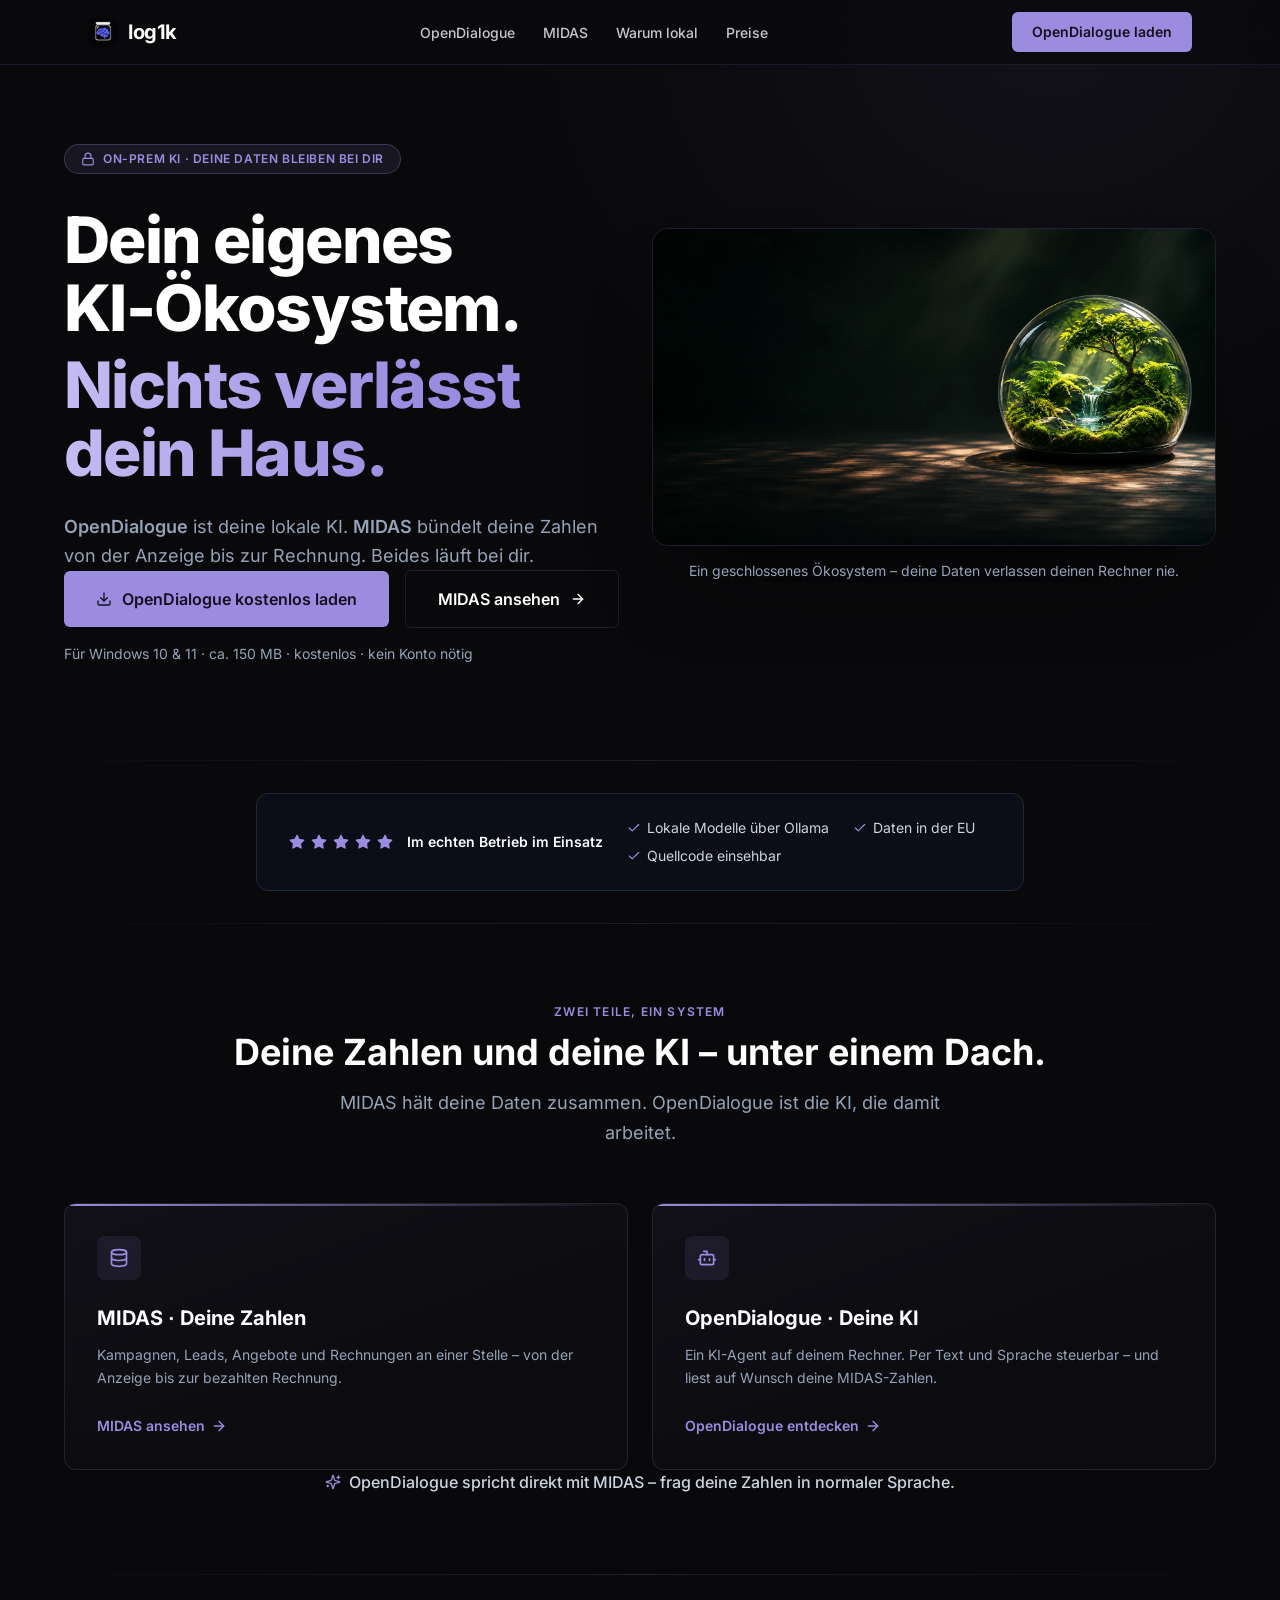
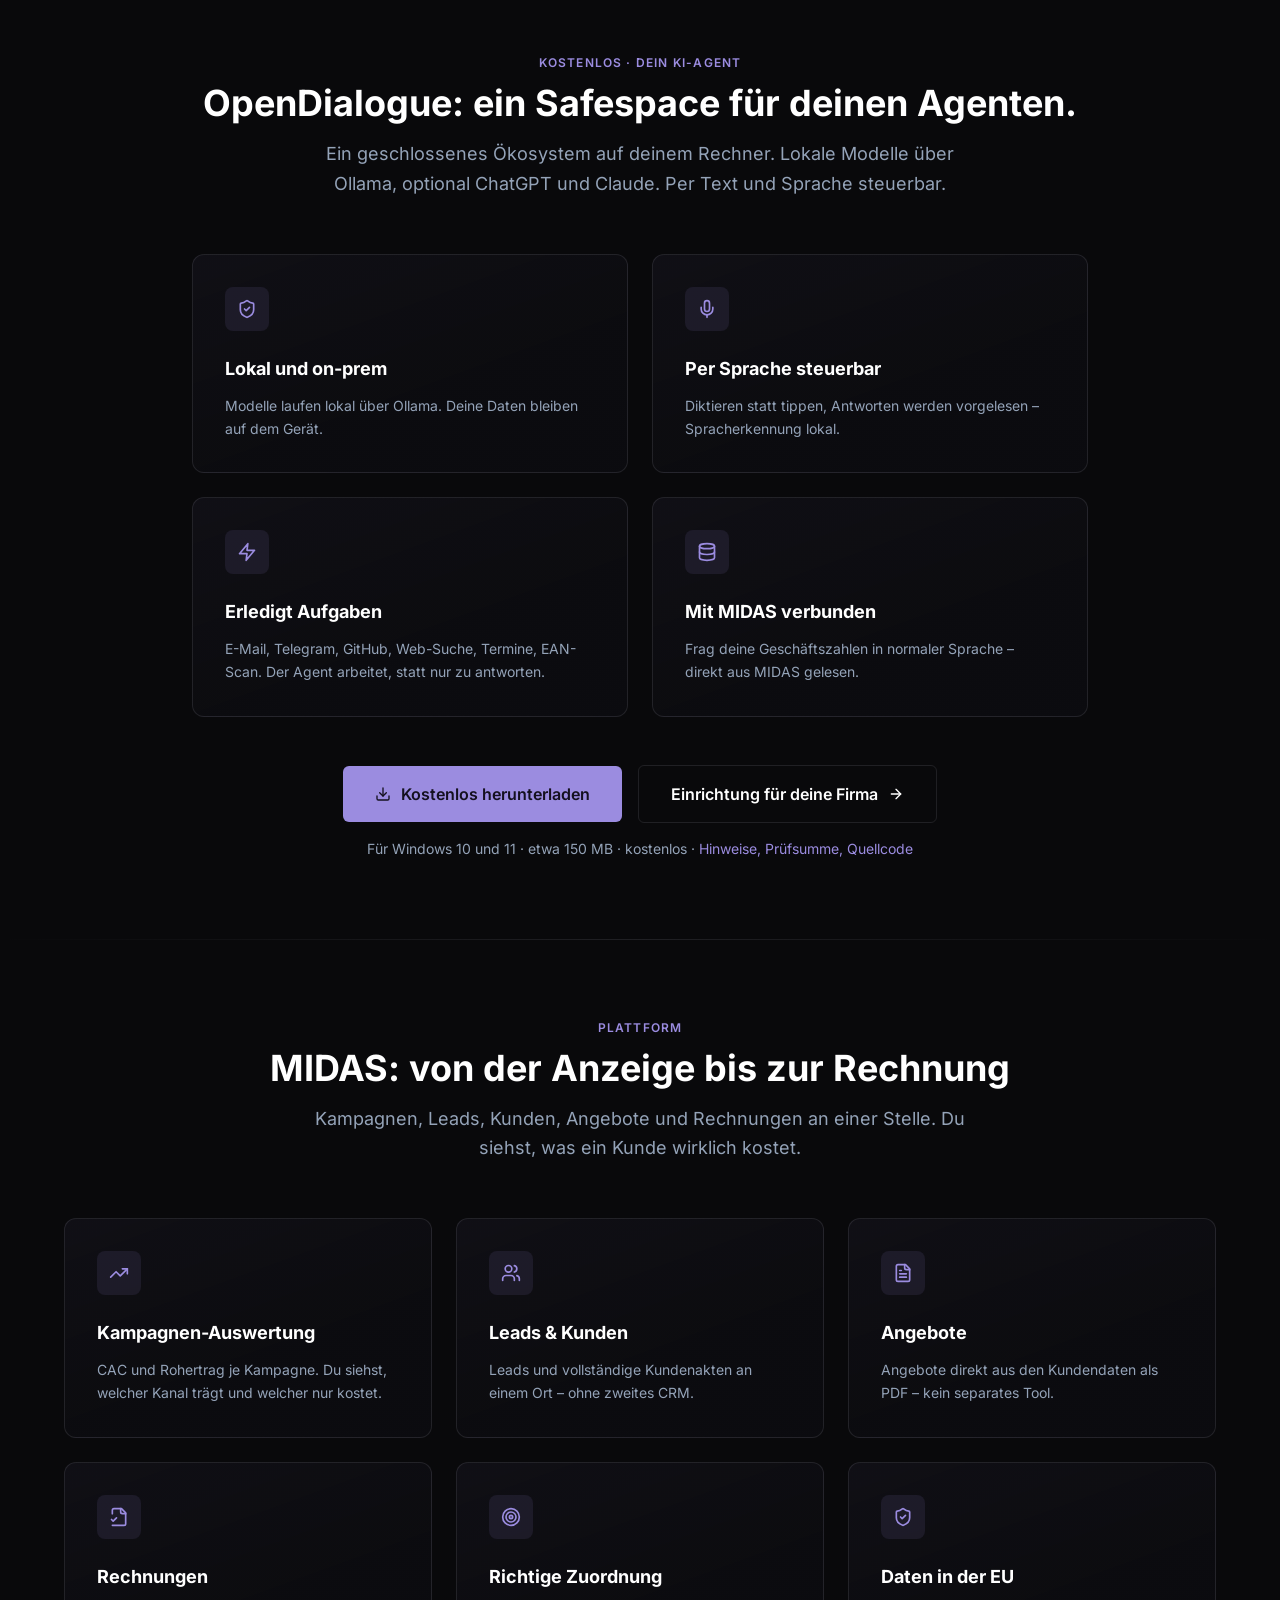
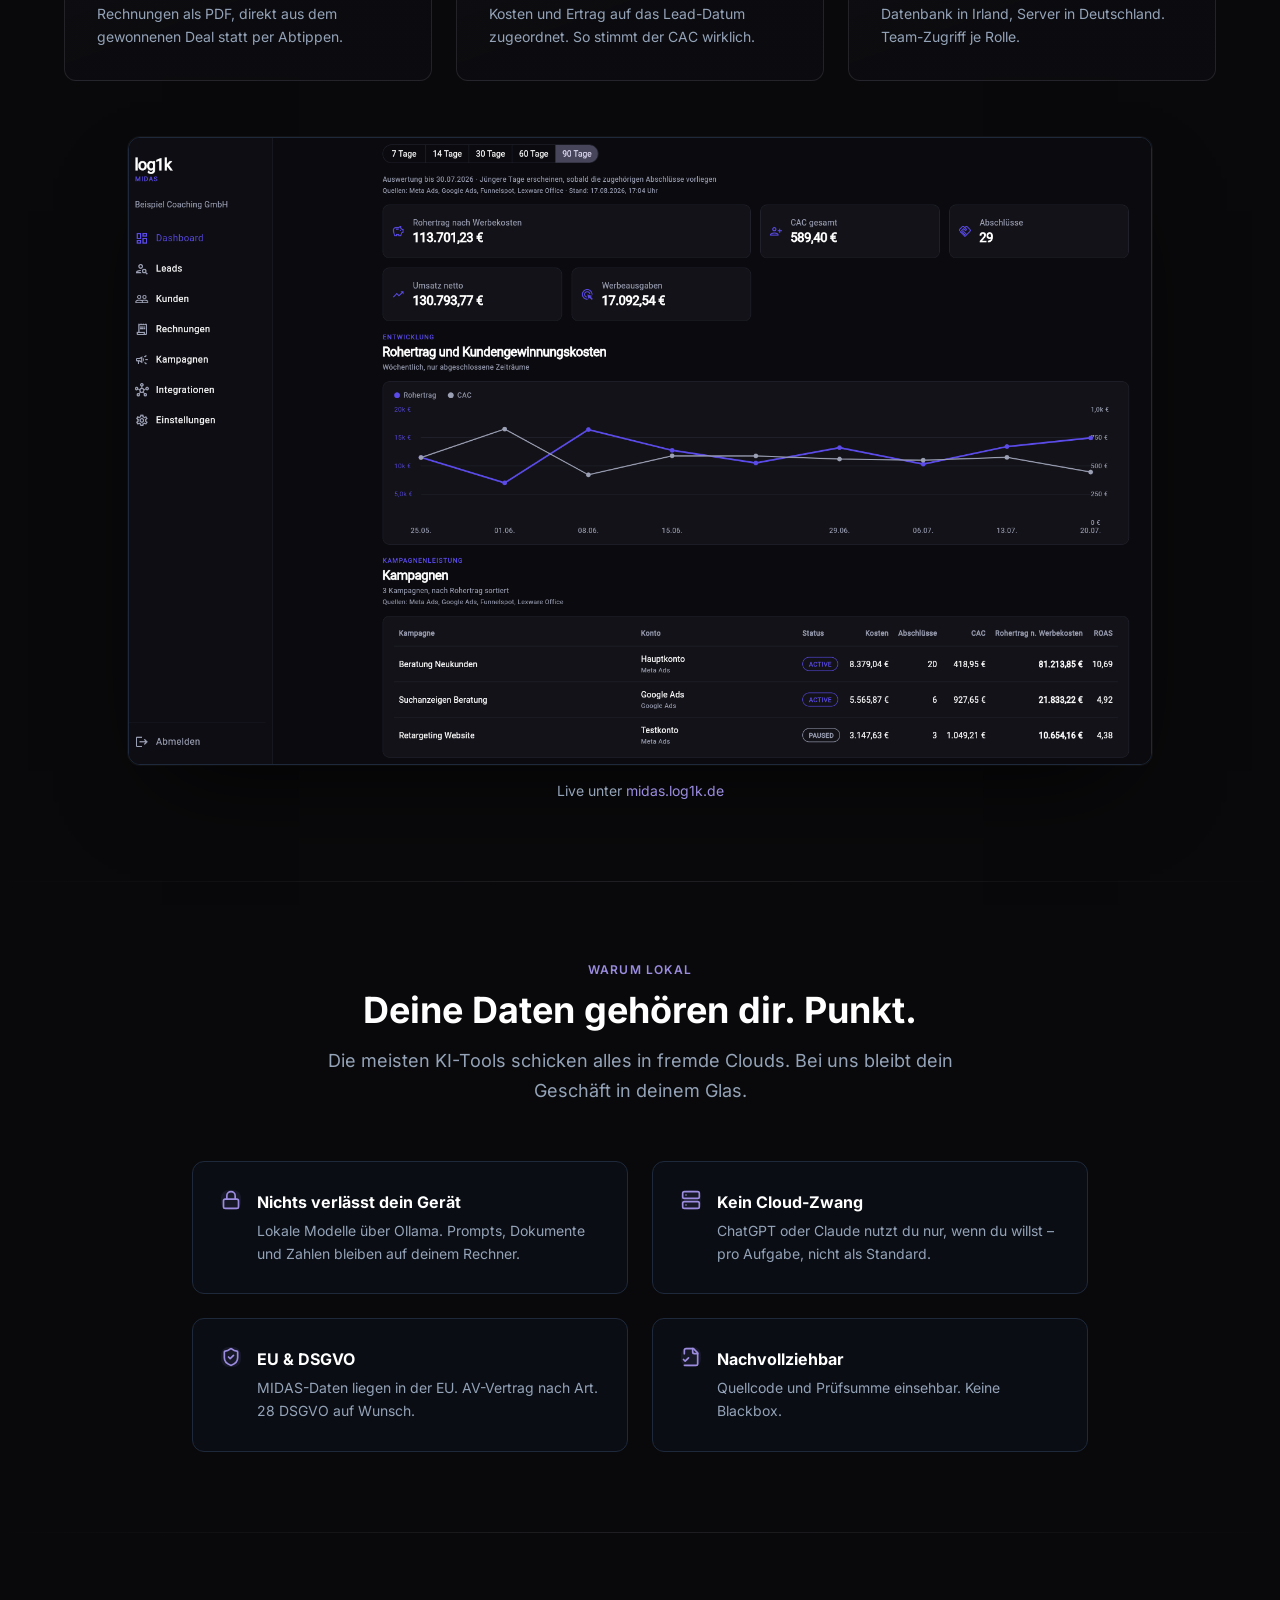
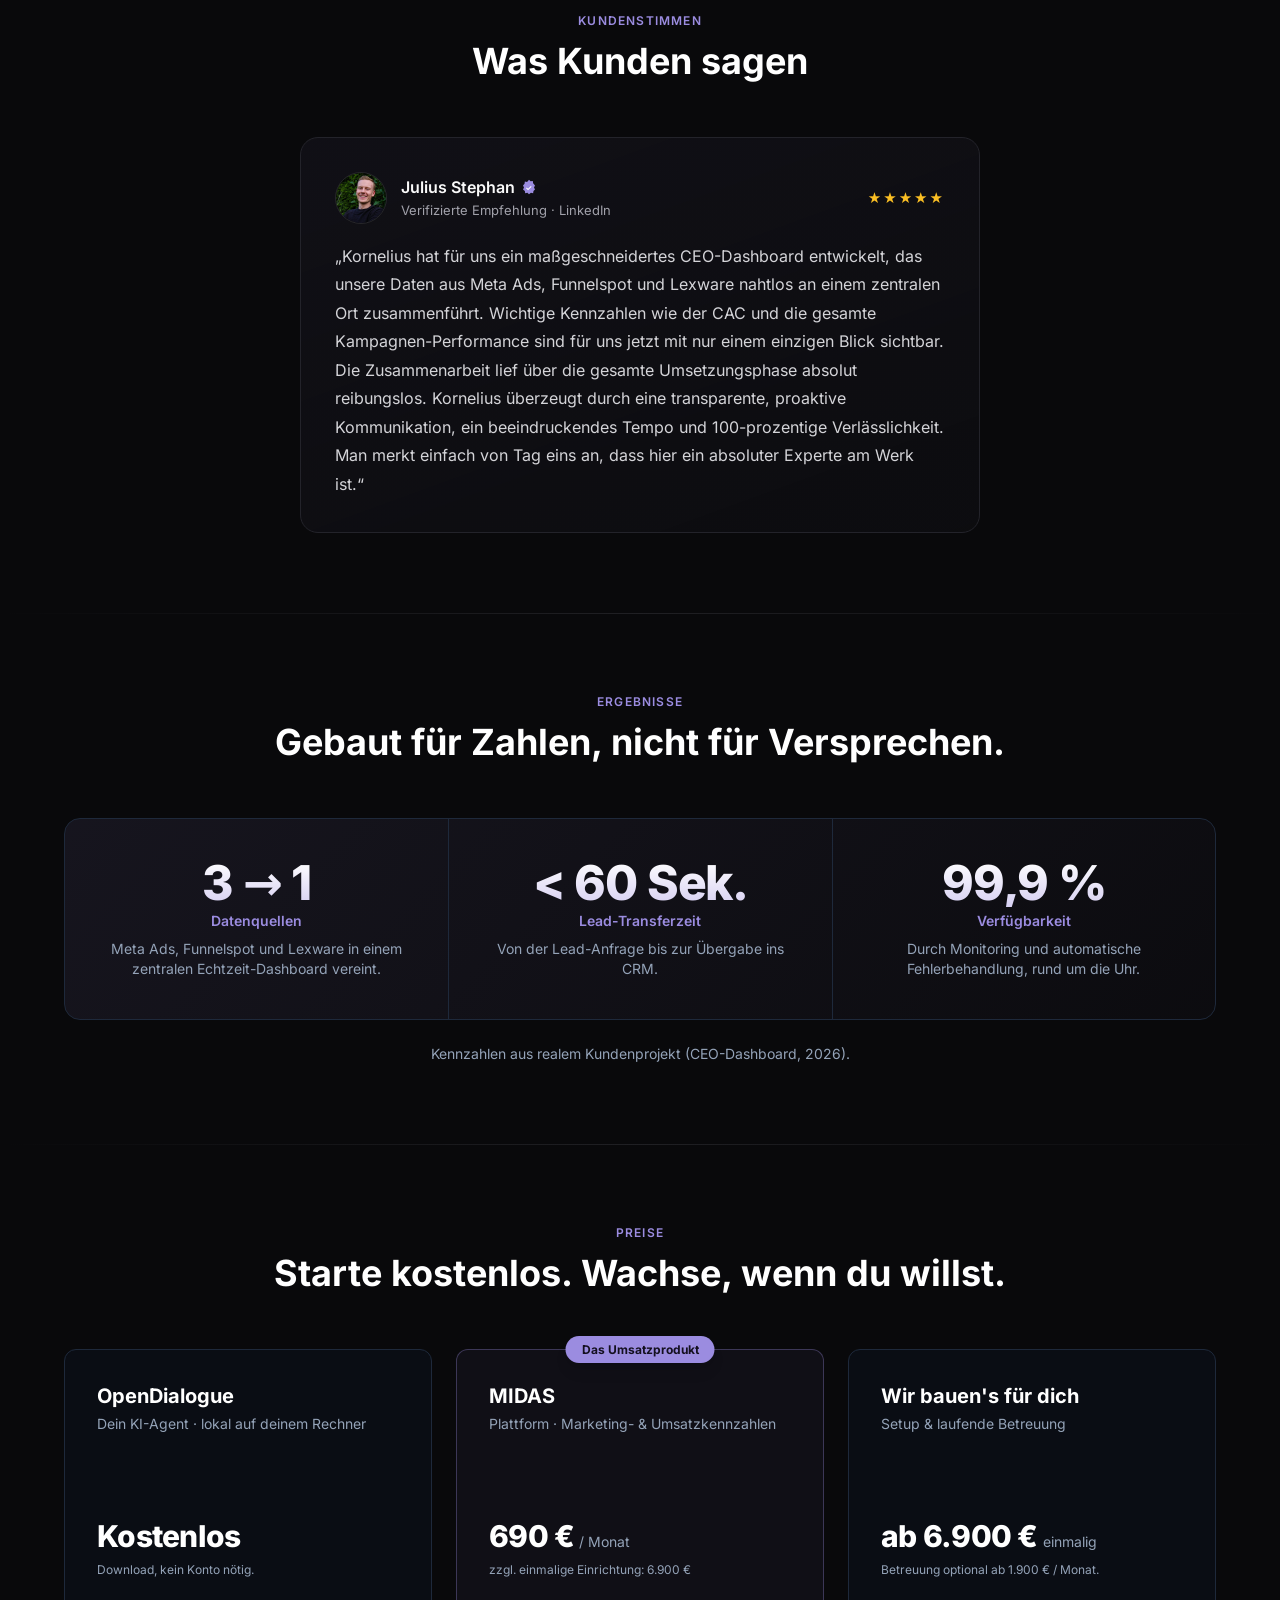
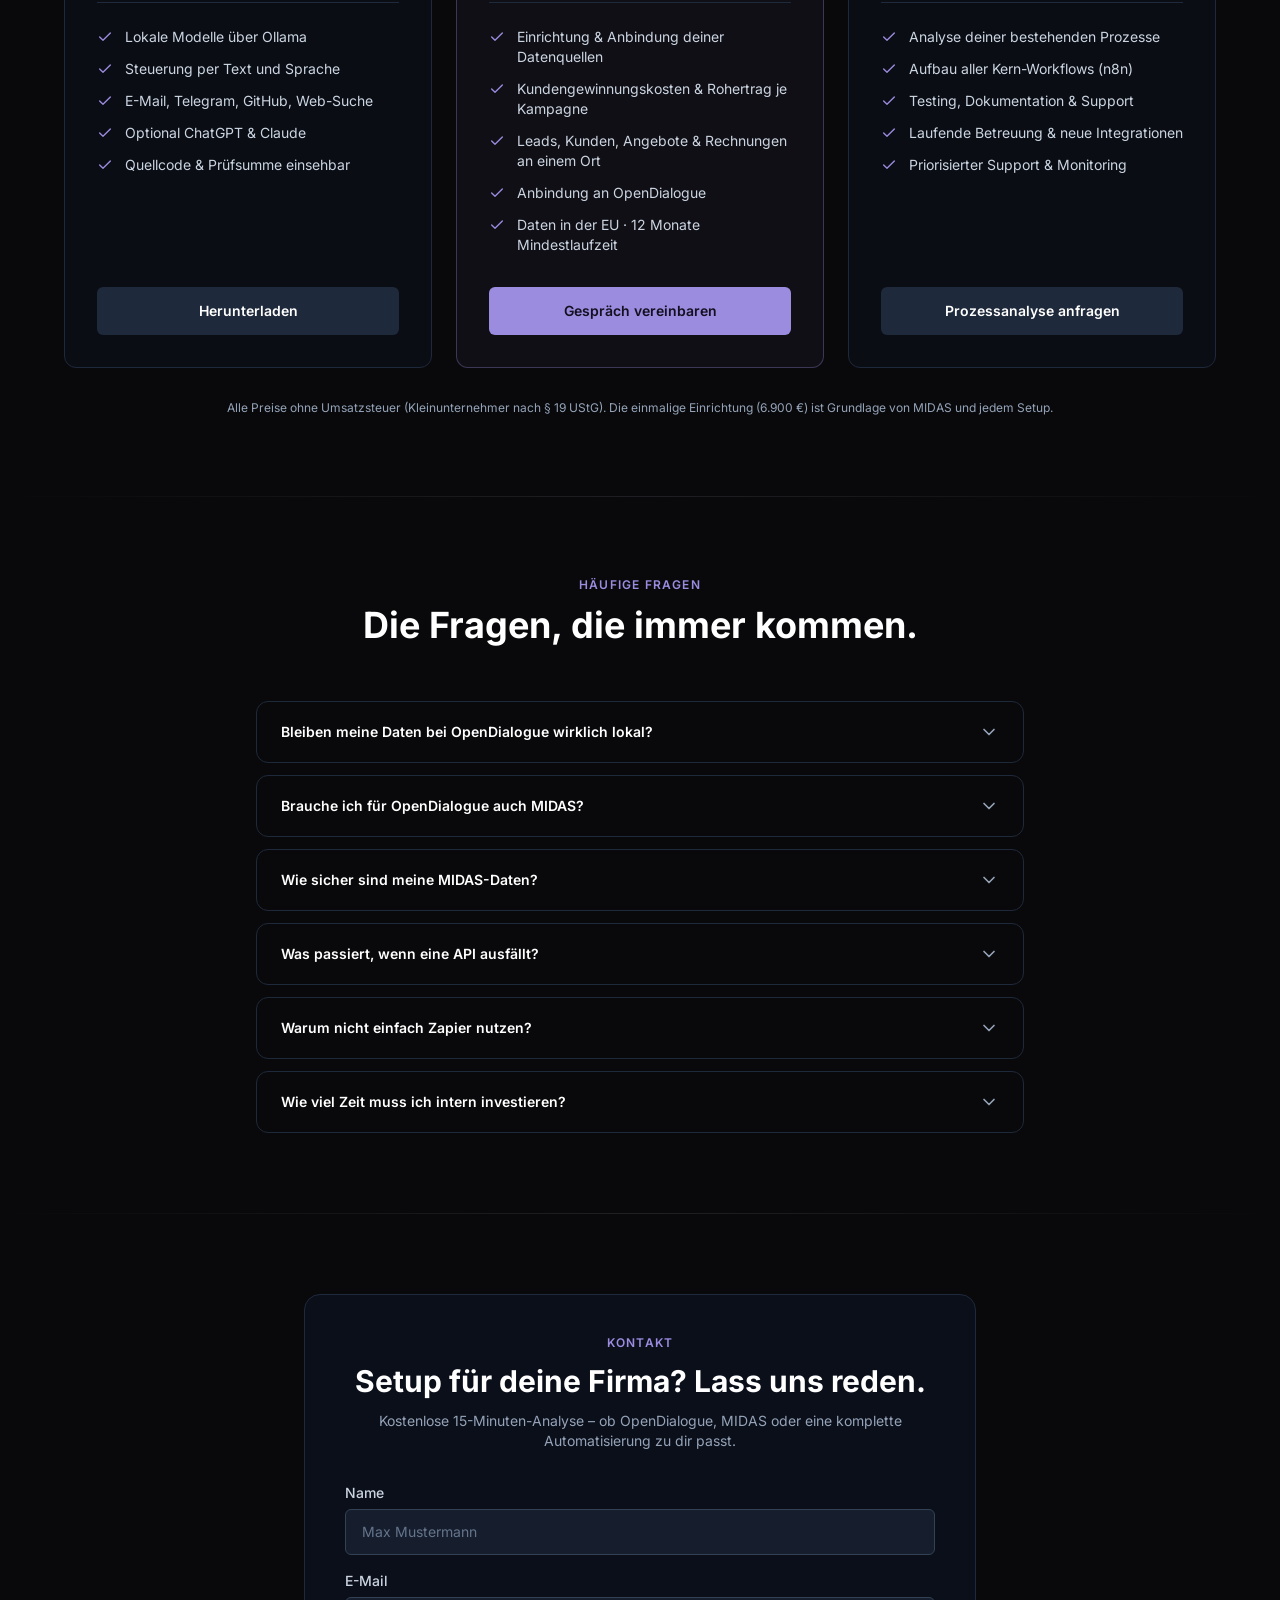
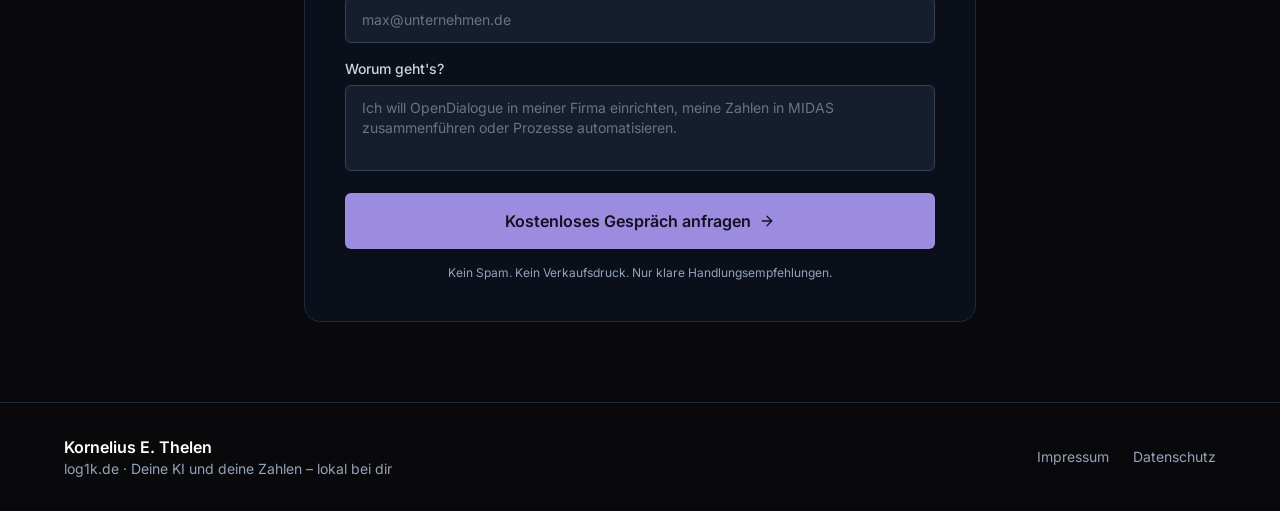
<file: index.html>
<!DOCTYPE html>
<html lang="de">
<head>
  <meta charset="UTF-8">
  <meta name="viewport" content="width=device-width, initial-scale=1.0">
  <title>log1k: Dein eigenes KI-Ökosystem – OpenDialogue &amp; MIDAS</title>
  <meta name="description" content="OpenDialogue: deine KI lokal auf deinem Rechner, deine Daten bleiben bei dir. MIDAS: deine Geschäftszahlen von der Anzeige bis zur Rechnung an einem Ort. Läuft bei dir, nicht in fremden Clouds.">
  <meta name="robots" content="index, follow">
  <link rel="canonical" href="https://log1k.de">
  <link rel="icon" type="image/webp" href="/assets/images/logo.webp">
  <meta property="og:title" content="log1k: Dein eigenes KI-Ökosystem">
  <meta property="og:description" content="Deine KI und deine Geschäftszahlen – lokal auf deinen Geräten. OpenDialogue läuft auf deinem Rechner, MIDAS führt deine Zahlen zusammen. Nichts verlässt dein Haus.">
  <meta property="og:type" content="website">
  <meta property="og:url" content="https://log1k.de">
  <meta property="og:image" content="https://log1k.de/og-image.jpg">
  <meta property="og:image:width" content="2400">
  <meta property="og:image:height" content="1260">
  <meta property="og:image:type" content="image/jpeg">
  <link rel="stylesheet" href="/fonts/fonts.css">
  <link rel="stylesheet" href="/tw.css?v=5">
  <script>
    // Minimal self-hosted icon renderer (replaces external Lucide CDN).
    // Only the icons actually used on this page are included.
    (function () {
      var ICONS = {
        'arrow-right': '<path d="M5 12h14"/><path d="m12 5 7 7-7 7"/>',
        'download': '<path d="M21 15v4a2 2 0 0 1-2 2H5a2 2 0 0 1-2-2v-4"/><polyline points="7 10 12 15 17 10"/><line x1="12" x2="12" y1="15" y2="3"/>',
        'trending-up': '<polyline points="22 7 13.5 15.5 8.5 10.5 2 17"/><polyline points="16 7 22 7 22 13"/>',
        'file-check-2': '<path d="M4 22h14a2 2 0 0 0 2-2V7l-5-5H6a2 2 0 0 0-2 2v4"/><path d="M14 2v4a2 2 0 0 0 2 2h4"/><path d="m3 15 2 2 4-4"/>',
        'shield-check': '<path d="M20 13c0 5-3.5 7.5-7.66 8.95a1 1 0 0 1-.67-.01C7.5 20.5 4 18 4 13V6a1 1 0 0 1 1-1c2 0 4.5-1.2 6.24-2.72a1.17 1.17 0 0 1 1.52 0C14.51 3.81 17 5 19 5a1 1 0 0 1 1 1z"/><path d="m9 12 2 2 4-4"/>',
        'star': '<polygon points="12 2 15.09 8.26 22 9.27 17 14.14 18.18 21.02 12 17.77 5.82 21.02 7 14.14 2 9.27 8.91 8.26 12 2"/>',
        'check': '<path d="M20 6 9 17l-5-5"/>',
        'chevron-down': '<path d="m6 9 6 6 6-6"/>',
        'x': '<path d="M18 6 6 18"/><path d="m6 6 12 12"/>',
        'target': '<circle cx="12" cy="12" r="10"/><circle cx="12" cy="12" r="6"/><circle cx="12" cy="12" r="2"/>',
        'users': '<path d="M16 21v-2a4 4 0 0 0-4-4H6a4 4 0 0 0-4 4v2"/><circle cx="9" cy="7" r="4"/><path d="M22 21v-2a4 4 0 0 0-3-3.87"/><path d="M16 3.13a4 4 0 0 1 0 7.75"/>',
        'file-text': '<path d="M15 2H6a2 2 0 0 0-2 2v16a2 2 0 0 0 2 2h12a2 2 0 0 0 2-2V7Z"/><path d="M14 2v4a2 2 0 0 0 2 2h4"/><path d="M16 13H8"/><path d="M16 17H8"/><path d="M10 9H8"/>',
        'mic': '<path d="M12 2a3 3 0 0 0-3 3v7a3 3 0 0 0 6 0V5a3 3 0 0 0-3-3Z"/><path d="M19 10v2a7 7 0 0 1-14 0v-2"/><line x1="12" x2="12" y1="19" y2="22"/>',
        'wrench': '<path d="M14.7 6.3a1 1 0 0 0 0 1.4l1.6 1.6a1 1 0 0 0 1.4 0l3.77-3.77a6 6 0 0 1-7.94 7.94l-6.91 6.91a2.12 2.12 0 0 1-3-3l6.91-6.91a6 6 0 0 1 7.94-7.94l-3.76 3.76z"/>',
        'database': '<ellipse cx="12" cy="5" rx="9" ry="3"/><path d="M3 5V19A9 3 0 0 0 21 19V5"/><path d="M3 12A9 3 0 0 0 21 12"/>',
        'bot': '<path d="M12 8V4H8"/><rect width="16" height="12" x="4" y="8" rx="2"/><path d="M2 14h2"/><path d="M20 14h2"/><path d="M15 13v2"/><path d="M9 13v2"/>',
        'zap': '<polygon points="13 2 3 14 12 14 11 22 21 10 12 10 13 2"/>',
        'lock': '<rect width="18" height="11" x="3" y="11" rx="2" ry="2"/><path d="M7 11V7a5 5 0 0 1 10 0v4"/>',
        'server': '<rect width="20" height="8" x="2" y="2" rx="2" ry="2"/><rect width="20" height="8" x="2" y="14" rx="2" ry="2"/><line x1="6" x2="6.01" y1="6" y2="6"/><line x1="6" x2="6.01" y1="18" y2="18"/>',
        'sparkles': '<path d="M9.937 15.5A2 2 0 0 0 8.5 14.063l-6.135-1.582a.5.5 0 0 1 0-.962L8.5 9.936A2 2 0 0 0 9.937 8.5l1.582-6.135a.5.5 0 0 1 .963 0L14.063 8.5A2 2 0 0 0 15.5 9.937l6.135 1.581a.5.5 0 0 1 0 .964L15.5 14.063a2 2 0 0 0-1.437 1.437l-1.582 6.135a.5.5 0 0 1-.963 0z"/><path d="M20 3v4"/><path d="M22 5h-4"/><path d="M4 17v2"/><path d="M5 18H3"/>'
      };
      function render(root) {
        (root || document).querySelectorAll('[data-lucide]').forEach(function (el) {
          var name = el.getAttribute('data-lucide');
          if (!ICONS[name]) return;
          var svg = document.createElementNS('http://www.w3.org/2000/svg', 'svg');
          svg.setAttribute('viewBox', '0 0 24 24');
          svg.setAttribute('fill', 'none');
          svg.setAttribute('stroke', 'currentColor');
          svg.setAttribute('stroke-width', '2');
          svg.setAttribute('stroke-linecap', 'round');
          svg.setAttribute('stroke-linejoin', 'round');
          svg.setAttribute('aria-hidden', 'true');
          if (el.getAttribute('class')) svg.setAttribute('class', el.getAttribute('class'));
          svg.innerHTML = ICONS[name];
          el.parentNode.replaceChild(svg, el);
        });
      }
      window.lucide = { createIcons: function () { render(document); } };
    })();
  </script>
  <style>
    /* ---- Calm theme · muted violet accent (brand-consistent with OpenDialogue) ---- */
    :root {
      --bg:#0a0a0d;
      --accent:#9b8ce0;       /* muted, calm violet */
      --accent-2:#b0a4ee;     /* hover */
      --accent-ink:#14101f;   /* dark text on the violet button */
      --line:rgba(196,196,214,0.12);
    }
    body {
      font-family: 'Inter', system-ui, sans-serif;
      background-color:var(--bg);
      /* one faint, calm ambient instead of several glows */
      background-image: radial-gradient(60rem 48rem at 82% 4%, rgba(155,140,224,0.06), transparent 60%);
      background-attachment: fixed;
    }
    .nav-blur {
      backdrop-filter: blur(16px) saturate(130%);
      -webkit-backdrop-filter: blur(16px) saturate(130%);
      background: rgba(10, 10, 13, 0.72);
    }

    /* retheme Tailwind brand utilities (tw.css ships indigo) to the calm violet */
    .text-brand { color: var(--accent); }
    .bg-brand { background-color: var(--accent); }
    .bg-brand\/10 { background-color: rgba(155,140,224,0.10); }
    .bg-brand\/5 { background-color: rgba(155,140,224,0.05); }
    .border-brand\/25 { border-color: rgba(155,140,224,0.28); }
    .border-brand\/30 { border-color: rgba(155,140,224,0.32); }
    .fill-brand { fill: var(--accent); }
    .hover\:bg-brand-dark:hover { background-color: var(--accent-2); }

    /* nav-link jumps land below the fixed header */
    section[id] { scroll-margin-top: 5rem; }

    /* soft gradient section dividers instead of hard full-width lines */
    main > section.border-t {
      border-top: 1px solid transparent;
      border-image: linear-gradient(to right, transparent, rgba(196,196,214,0.12), transparent) 1;
    }

    /* big hero headline – full control via clamp */
    .display {
      font-size: clamp(2.5rem, 5.2vw, 4rem);
      line-height: 1.07;
      letter-spacing: -0.025em;
      font-weight: 800;
    }

    /* feature cards: calm, subtle, no colored glow */
    .gradient-card {
      background: linear-gradient(160deg, rgba(155,140,224,0.05) 0%, rgba(18,18,24,0.35) 60%);
      border: 1px solid var(--line);
      transition: transform .28s ease, border-color .28s ease;
    }
    .gradient-card:hover {
      transform: translateY(-4px);
      border-color: rgba(155,140,224,0.35);
    }

    /* product pillar cards */
    .pillar {
      position: relative;
      background: linear-gradient(160deg, rgba(155,140,224,0.06) 0%, rgba(18,18,24,0.40) 62%);
      border: 1px solid var(--line);
      overflow: hidden;
    }
    .pillar::before {
      content: "";
      position: absolute; inset: 0 0 auto 0; height: 2px;
      background: linear-gradient(90deg, var(--accent), transparent);
    }

    /* accordion */
    .accordion-content { max-height: 0; overflow: hidden; transition: max-height 0.32s ease; }
    .accordion-content.open { max-height: 520px; }
    .accordion-chevron { transition: transform 0.32s ease; }
    .accordion-chevron.rotated { transform: rotate(180deg); }
    .accordion-item { transition: border-color .2s ease; }
    .accordion-item:hover { border-color: rgba(155,140,224,0.3); }

    input:focus, textarea:focus {
      outline: none;
      border-color: var(--accent);
      box-shadow: 0 0 0 2px rgba(155,140,224,0.18);
    }

    /* primary button: calm, flat violet (no glow) */
    .cta {
      background: var(--accent);
      color: var(--accent-ink);
      transition: background-color .2s ease, transform .2s ease;
    }
    .cta:hover { background: var(--accent-2); transform: translateY(-1px); }

    /* secondary (outline) button */
    .btn-ghost { border:1px solid var(--line); transition: background-color .2s ease, border-color .2s ease; }
    .btn-ghost:hover { background:rgba(255,255,255,0.03); border-color:rgba(196,196,214,0.24); }

    /* small pill badge */
    .badge-accent { background: var(--accent); color: var(--accent-ink); }

    /* gradient text accents */
    .hero-accent { background: linear-gradient(92deg, #c6bcf3, #9b8ce0 62%); -webkit-background-clip: text; background-clip: text; color: transparent; }
    .stat-num { background: linear-gradient(180deg,#ffffff,#d6cff2); -webkit-background-clip: text; background-clip: text; color: transparent; }
    .stat-band { background: linear-gradient(135deg, rgba(155,140,224,0.09), rgba(155,140,224,0.02)); }

    /* image frames: calm neutral depth, subtle violet edge */
    .shot-frame { box-shadow: 0 40px 90px -34px rgba(0,0,0,0.78), 0 0 0 1px rgba(255,255,255,0.04); }
    .hero-shot { position: relative; }
    .hero-shot img {
      width: 100%; height: auto; display: block;
      border-radius: 1rem;
      border: 1px solid rgba(155,140,224,0.16);
      box-shadow: 0 50px 95px -42px rgba(0,0,0,0.82);
    }
    .hero-shot figcaption { margin-top: .9rem; }

    /* scroll reveal */
    .reveal { opacity: 0; transform: translateY(16px); transition: opacity .6s ease, transform .6s ease; }
    .reveal.in { opacity: 1; transform: none; }
    @media (prefers-reduced-motion: reduce){ .reveal { opacity: 1 !important; transform: none !important; transition: none; } }

    .ts-card{max-width:680px;margin:0 auto;background:linear-gradient(160deg,rgba(155,140,224,0.05),rgba(14,14,18,0.6));border:1px solid #23232a;border-radius:18px;padding:34px;}
    .ts-top{display:flex;align-items:center;gap:14px;margin-bottom:18px;}
    .ts-avatar{width:52px;height:52px;border-radius:50%;object-fit:cover;border:1px solid #27272a;}
    .ts-name{display:flex;align-items:center;gap:6px;font-weight:600;color:#fafafa;font-size:16px;}
    .ts-verified{flex-shrink:0;}
    .ts-role{color:#a1a1aa;font-size:13px;margin-top:2px;}
    .ts-stars{margin-left:auto;color:#fbbf24;letter-spacing:2px;font-size:15px;}
    .ts-quote{color:#d4d4d8;font-size:16px;line-height:1.78;margin:0;}

    /* nav links (own styling: tw.css has no md:flex display utility) */
    .nav-links { display: none; align-items: center; gap: 1.75rem; }
    .nav-links a { color:#c6c6d0; font-size:.875rem; font-weight:500; transition: color .2s ease; }
    .nav-links a:hover { color:#fff; }
    @media (min-width: 768px) { .nav-links { display: flex; } }
  </style>
</head>
<body class="bg-zinc-950 text-white antialiased">

  <!-- NAV -->
  <header class="fixed top-0 left-0 right-0 z-50 nav-blur border-b border-slate-800/60">
    <div class="max-w-6xl mx-auto px-6 h-16 flex items-center justify-between">
      <a href="/" class="flex items-center gap-2.5 hover:opacity-80 transition-opacity">
        <img src="assets/images/logo.webp" alt="log1k" width="30" height="30" class="rounded-lg" style="display:block">
        <span class="text-white font-bold text-xl tracking-tight">log1k</span>
      </a>
      <nav class="nav-links">
        <a href="#opendialogue">OpenDialogue</a>
        <a href="#midas">MIDAS</a>
        <a href="#onprem">Warum lokal</a>
        <a href="#preise">Preise</a>
      </nav>
      <a href="https://download.log1k.de/opendialogue/OpenDialogue-Setup.exe" class="cta text-sm font-semibold px-5 py-2.5 rounded-md">
        OpenDialogue laden
      </a>
    </div>
  </header>

  <main>
  <!-- HERO -->
  <section class="relative pt-36 pb-24 px-6 overflow-hidden">
    <div class="relative max-w-6xl mx-auto grid md:grid-cols-2 gap-6 items-center">
      <div>
        <div class="inline-flex items-center gap-2 bg-brand/10 border border-brand/25 text-brand text-xs font-semibold px-4 py-1.5 rounded-full mb-8 tracking-wider uppercase">
          <i data-lucide="lock" class="w-3.5 h-3.5"></i>
          On-Prem KI &middot; Deine Daten bleiben bei dir
        </div>
        <h1 class="display text-balance mb-6">
          Dein eigenes KI-Ökosystem.
          <span class="block hero-accent mt-2">Nichts verlässt dein Haus.</span>
        </h1>
        <p class="text-slate-400 text-lg leading-relaxed max-w-[65ch] mb-9">
          <strong class="text-slate-200 font-semibold">OpenDialogue</strong> ist deine lokale KI. <strong class="text-slate-200 font-semibold">MIDAS</strong> bündelt deine Zahlen von der Anzeige bis zur Rechnung. Beides läuft bei dir.
        </p>
        <div class="flex flex-col sm:flex-row items-center gap-4">
          <a href="https://download.log1k.de/opendialogue/OpenDialogue-Setup.exe" class="cta inline-flex items-center gap-2.5 font-semibold px-8 py-4 rounded-md text-base">
            <i data-lucide="download" class="w-4 h-4"></i>
            OpenDialogue kostenlos laden
          </a>
          <a href="#midas" class="btn-ghost inline-flex items-center gap-2.5 text-white font-semibold px-8 py-4 rounded-md text-base">
            MIDAS ansehen
            <i data-lucide="arrow-right" class="w-4 h-4"></i>
          </a>
        </div>
        <p class="text-slate-400 text-sm mt-4">Für Windows 10 &amp; 11 &middot; ca. 150 MB &middot; kostenlos &middot; kein Konto nötig</p>
      </div>
      <figure class="hero-shot">
        <img src="assets/images/hero-terrarium.webp"
             alt="Ein geschlossenes Glas-Terrarium mit einem vollständigen, lebendigen Mini-Ökosystem – Sinnbild für eine abgeschottete, bei dir laufende KI-Umgebung"
             width="1672" height="941" loading="eager" decoding="async">
        <figcaption class="text-center text-slate-400 text-sm">
          Ein geschlossenes Ökosystem – deine Daten verlassen deinen Rechner nie.
        </figcaption>
      </figure>
    </div>
  </section>

  <!-- TRUST BLOCK -->
  <section class="py-8 px-6 border-t border-slate-800/50">
    <div class="max-w-3xl mx-auto">
      <div class="bg-slate-900/40 border border-slate-800 rounded-xl px-8 py-6 flex flex-col md:flex-row items-start md:items-center gap-6">
        <div class="flex items-center gap-1.5 shrink-0">
          <i data-lucide="star" class="w-4 h-4 fill-brand text-brand"></i>
          <i data-lucide="star" class="w-4 h-4 fill-brand text-brand"></i>
          <i data-lucide="star" class="w-4 h-4 fill-brand text-brand"></i>
          <i data-lucide="star" class="w-4 h-4 fill-brand text-brand"></i>
          <i data-lucide="star" class="w-4 h-4 fill-brand text-brand"></i>
          <span class="text-white font-semibold text-sm ml-2">Im echten Betrieb im Einsatz</span>
        </div>
        <div class="flex flex-wrap gap-x-6 gap-y-2">
          <span class="text-slate-300 text-sm flex items-center gap-1.5"><i data-lucide="check" class="w-3.5 h-3.5 text-brand shrink-0"></i>Lokale Modelle über Ollama</span>
          <span class="text-slate-300 text-sm flex items-center gap-1.5"><i data-lucide="check" class="w-3.5 h-3.5 text-brand shrink-0"></i>Daten in der EU</span>
          <span class="text-slate-300 text-sm flex items-center gap-1.5"><i data-lucide="check" class="w-3.5 h-3.5 text-brand shrink-0"></i>Quellcode einsehbar</span>
        </div>
      </div>
    </div>
  </section>

  <!-- PRODUKT-PFEILER -->
  <section class="py-20 px-6 border-t border-slate-800/50">
    <div class="max-w-6xl mx-auto">
      <div class="text-center mb-14">
        <p class="text-brand text-xs font-semibold tracking-widest uppercase mb-3">Zwei Teile, ein System</p>
        <h2 class="text-3xl md:text-4xl font-bold mb-4">Deine Zahlen und deine KI – unter einem Dach.</h2>
        <p class="text-slate-400 text-lg leading-relaxed max-w-2xl mx-auto">
          MIDAS hält deine Daten zusammen. OpenDialogue ist die KI, die damit arbeitet.
        </p>
      </div>
      <div class="grid md:grid-cols-2 gap-6">
        <div class="pillar rounded-xl p-8">
          <div class="w-11 h-11 bg-brand/10 rounded-lg flex items-center justify-center mb-6">
            <i data-lucide="database" class="w-5 h-5 text-brand"></i>
          </div>
          <h3 class="text-white font-bold text-xl mb-3">MIDAS &middot; Deine Zahlen</h3>
          <p class="text-slate-400 leading-relaxed text-sm mb-6">
            Kampagnen, Leads, Angebote und Rechnungen an einer Stelle – von der Anzeige bis zur bezahlten Rechnung.
          </p>
          <a href="#midas" class="text-brand text-sm font-semibold inline-flex items-center gap-1.5 hover:underline">MIDAS ansehen <i data-lucide="arrow-right" class="w-4 h-4"></i></a>
        </div>
        <div class="pillar rounded-xl p-8">
          <div class="w-11 h-11 bg-brand/10 rounded-lg flex items-center justify-center mb-6">
            <i data-lucide="bot" class="w-5 h-5 text-brand"></i>
          </div>
          <h3 class="text-white font-bold text-xl mb-3">OpenDialogue &middot; Deine KI</h3>
          <p class="text-slate-400 leading-relaxed text-sm mb-6">
            Ein KI-Agent auf deinem Rechner. Per Text und Sprache steuerbar – und liest auf Wunsch deine MIDAS-Zahlen.
          </p>
          <a href="#opendialogue" class="text-brand text-sm font-semibold inline-flex items-center gap-1.5 hover:underline">OpenDialogue entdecken <i data-lucide="arrow-right" class="w-4 h-4"></i></a>
        </div>
      </div>
      <p class="text-slate-300 font-medium text-base mt-10 flex items-center justify-center gap-2">
        <i data-lucide="sparkles" class="w-4 h-4 text-brand shrink-0"></i>
        <span>OpenDialogue spricht direkt mit MIDAS – frag deine Zahlen in normaler Sprache.</span>
      </p>
    </div>
  </section>

  <!-- OPENDIALOGUE -->
  <section id="opendialogue" class="py-20 px-6 border-t border-slate-800/50">
    <div class="max-w-6xl mx-auto">
      <div class="text-center mb-14">
        <p class="text-brand text-xs font-semibold tracking-widest uppercase mb-3">Kostenlos &middot; Dein KI-Agent</p>
        <h2 class="text-3xl md:text-4xl font-bold mb-4">OpenDialogue: ein Safespace für deinen Agenten.</h2>
        <p class="text-slate-400 text-lg leading-relaxed max-w-2xl mx-auto">
          Ein geschlossenes Ökosystem auf deinem Rechner. Lokale Modelle über Ollama, optional ChatGPT und Claude. Per Text und Sprache steuerbar.
        </p>
      </div>

      <div class="grid md:grid-cols-2 gap-6 mb-12 max-w-4xl mx-auto">
        <div class="gradient-card rounded-xl p-8 transition-colors duration-300">
          <div class="w-11 h-11 bg-brand/10 rounded-lg flex items-center justify-center mb-6">
            <i data-lucide="shield-check" class="w-5 h-5 text-brand"></i>
          </div>
          <h3 class="text-white font-bold text-lg mb-3">Lokal und on-prem</h3>
          <p class="text-slate-400 leading-relaxed text-sm">
            Modelle laufen lokal über Ollama. Deine Daten bleiben auf dem Gerät.
          </p>
        </div>
        <div class="gradient-card rounded-xl p-8 transition-colors duration-300">
          <div class="w-11 h-11 bg-brand/10 rounded-lg flex items-center justify-center mb-6">
            <i data-lucide="mic" class="w-5 h-5 text-brand"></i>
          </div>
          <h3 class="text-white font-bold text-lg mb-3">Per Sprache steuerbar</h3>
          <p class="text-slate-400 leading-relaxed text-sm">
            Diktieren statt tippen, Antworten werden vorgelesen – Spracherkennung lokal.
          </p>
        </div>
        <div class="gradient-card rounded-xl p-8 transition-colors duration-300">
          <div class="w-11 h-11 bg-brand/10 rounded-lg flex items-center justify-center mb-6">
            <i data-lucide="zap" class="w-5 h-5 text-brand"></i>
          </div>
          <h3 class="text-white font-bold text-lg mb-3">Erledigt Aufgaben</h3>
          <p class="text-slate-400 leading-relaxed text-sm">
            E-Mail, Telegram, GitHub, Web-Suche, Termine, EAN-Scan. Der Agent arbeitet, statt nur zu antworten.
          </p>
        </div>
        <div class="gradient-card rounded-xl p-8 transition-colors duration-300">
          <div class="w-11 h-11 bg-brand/10 rounded-lg flex items-center justify-center mb-6">
            <i data-lucide="database" class="w-5 h-5 text-brand"></i>
          </div>
          <h3 class="text-white font-bold text-lg mb-3">Mit MIDAS verbunden</h3>
          <p class="text-slate-400 leading-relaxed text-sm">
            Frag deine Geschäftszahlen in normaler Sprache – direkt aus MIDAS gelesen.
          </p>
        </div>
      </div>

      <div class="text-center">
        <div class="flex flex-col sm:flex-row items-center justify-center gap-4">
          <a href="https://download.log1k.de/opendialogue/OpenDialogue-Setup.exe" class="cta inline-flex items-center gap-2.5 font-semibold px-8 py-4 rounded-md text-base">
            <i data-lucide="download" class="w-4 h-4"></i>
            Kostenlos herunterladen
          </a>
          <a href="#kontakt" class="btn-ghost inline-flex items-center gap-2.5 text-white font-semibold px-8 py-4 rounded-md text-base">
            Einrichtung für deine Firma
            <i data-lucide="arrow-right" class="w-4 h-4"></i>
          </a>
        </div>
        <p class="text-slate-400 text-sm mt-4">Für Windows 10 und 11 &middot; etwa 150 MB &middot; kostenlos &middot; <a href="https://download.log1k.de/" class="text-brand hover:underline">Hinweise, Prüfsumme, Quellcode</a></p>
      </div>
    </div>
  </section>

  <!-- MIDAS -->
  <section id="midas" class="py-20 px-6 border-t border-slate-800/50">
    <div class="max-w-6xl mx-auto">
      <div class="text-center mb-14">
        <p class="text-brand text-xs font-semibold tracking-widest uppercase mb-3">Plattform</p>
        <h2 class="text-3xl md:text-4xl font-bold mb-4">MIDAS: von der Anzeige bis zur Rechnung</h2>
        <p class="text-slate-400 text-lg leading-relaxed max-w-2xl mx-auto">
          Kampagnen, Leads, Kunden, Angebote und Rechnungen an einer Stelle. Du siehst, was ein Kunde wirklich kostet.
        </p>
      </div>

      <div class="grid md:grid-cols-3 gap-6 mb-14">
        <div class="gradient-card rounded-xl p-8 transition-colors duration-300">
          <div class="w-11 h-11 bg-brand/10 rounded-lg flex items-center justify-center mb-6">
            <i data-lucide="trending-up" class="w-5 h-5 text-brand"></i>
          </div>
          <h3 class="text-white font-bold text-lg mb-3">Kampagnen-Auswertung</h3>
          <p class="text-slate-400 leading-relaxed text-sm">
            CAC und Rohertrag je Kampagne. Du siehst, welcher Kanal trägt und welcher nur kostet.
          </p>
        </div>
        <div class="gradient-card rounded-xl p-8 transition-colors duration-300">
          <div class="w-11 h-11 bg-brand/10 rounded-lg flex items-center justify-center mb-6">
            <i data-lucide="users" class="w-5 h-5 text-brand"></i>
          </div>
          <h3 class="text-white font-bold text-lg mb-3">Leads &amp; Kunden</h3>
          <p class="text-slate-400 leading-relaxed text-sm">
            Leads und vollständige Kundenakten an einem Ort – ohne zweites CRM.
          </p>
        </div>
        <div class="gradient-card rounded-xl p-8 transition-colors duration-300">
          <div class="w-11 h-11 bg-brand/10 rounded-lg flex items-center justify-center mb-6">
            <i data-lucide="file-text" class="w-5 h-5 text-brand"></i>
          </div>
          <h3 class="text-white font-bold text-lg mb-3">Angebote</h3>
          <p class="text-slate-400 leading-relaxed text-sm">
            Angebote direkt aus den Kundendaten als PDF – kein separates Tool.
          </p>
        </div>
        <div class="gradient-card rounded-xl p-8 transition-colors duration-300">
          <div class="w-11 h-11 bg-brand/10 rounded-lg flex items-center justify-center mb-6">
            <i data-lucide="file-check-2" class="w-5 h-5 text-brand"></i>
          </div>
          <h3 class="text-white font-bold text-lg mb-3">Rechnungen</h3>
          <p class="text-slate-400 leading-relaxed text-sm">
            Rechnungen als PDF, direkt aus dem gewonnenen Deal statt per Abtippen.
          </p>
        </div>
        <div class="gradient-card rounded-xl p-8 transition-colors duration-300">
          <div class="w-11 h-11 bg-brand/10 rounded-lg flex items-center justify-center mb-6">
            <i data-lucide="target" class="w-5 h-5 text-brand"></i>
          </div>
          <h3 class="text-white font-bold text-lg mb-3">Richtige Zuordnung</h3>
          <p class="text-slate-400 leading-relaxed text-sm">
            Kosten und Ertrag auf das Lead-Datum zugeordnet. So stimmt der CAC wirklich.
          </p>
        </div>
        <div class="gradient-card rounded-xl p-8 transition-colors duration-300">
          <div class="w-11 h-11 bg-brand/10 rounded-lg flex items-center justify-center mb-6">
            <i data-lucide="shield-check" class="w-5 h-5 text-brand"></i>
          </div>
          <h3 class="text-white font-bold text-lg mb-3">Daten in der EU</h3>
          <p class="text-slate-400 leading-relaxed text-sm">
            Datenbank in Irland, Server in Deutschland. Team-Zugriff je Rolle.
          </p>
        </div>
      </div>

      <!-- DASHBOARD-SCREENSHOT: Datei unter assets/images/midas-dashboard.png ablegen.
           Solange die Datei fehlt, blendet onerror das Bild aus und zeigt den Platzhalter (#midas-ph). -->
      <figure class="max-w-5xl mx-auto">
        <img src="assets/images/midas-dashboard.png"
             alt="MIDAS Dashboard: Rohertrag nach Werbekosten, CAC und Kampagnenleistung je Kanal an einer zentralen Stelle"
             width="1752" height="1073"
             class="shot-frame w-full h-auto block rounded-xl border border-slate-800"
             loading="lazy" decoding="async"
             onerror="this.style.display='none';var p=document.getElementById('midas-ph');if(p){p.style.display='flex';}">
        <div id="midas-ph" class="rounded-xl border border-slate-800 bg-slate-900/40 flex-col items-center justify-center text-center px-6" style="display:none;aspect-ratio:16/9;">
          <div class="w-12 h-12 bg-brand/10 rounded-lg flex items-center justify-center mb-4">
            <i data-lucide="trending-up" class="w-6 h-6 text-brand"></i>
          </div>
          <p class="text-slate-300 font-semibold">MIDAS Dashboard</p>
          <p class="text-slate-400 text-sm mt-1">Bildschirmfoto folgt</p>
        </div>
        <figcaption class="text-center text-slate-400 text-sm mt-4">Live unter <a href="https://midas.log1k.de" class="text-brand hover:underline">midas.log1k.de</a></figcaption>
      </figure>
    </div>
  </section>

  <!-- WARUM LOKAL / ON-PREM -->
  <section id="onprem" class="py-20 px-6 border-t border-slate-800/50">
    <div class="max-w-6xl mx-auto">
      <div class="text-center mb-14">
        <p class="text-brand text-xs font-semibold tracking-widest uppercase mb-3">Warum lokal</p>
        <h2 class="text-3xl md:text-4xl font-bold mb-4">Deine Daten gehören dir. Punkt.</h2>
        <p class="text-slate-400 text-lg leading-relaxed max-w-2xl mx-auto">
          Die meisten KI-Tools schicken alles in fremde Clouds. Bei uns bleibt dein Geschäft in deinem Glas.
        </p>
      </div>
      <div class="grid md:grid-cols-2 gap-6 max-w-4xl mx-auto">
        <div class="bg-slate-900/30 border border-slate-800 rounded-xl p-7 flex items-start gap-4">
          <div class="w-10 h-10 bg-brand/10 rounded-lg flex items-center justify-center shrink-0">
            <i data-lucide="lock" class="w-5 h-5 text-brand"></i>
          </div>
          <div>
            <h3 class="text-white font-bold text-base mb-1.5">Nichts verlässt dein Gerät</h3>
            <p class="text-slate-400 leading-relaxed text-sm">Lokale Modelle über Ollama. Prompts, Dokumente und Zahlen bleiben auf deinem Rechner.</p>
          </div>
        </div>
        <div class="bg-slate-900/30 border border-slate-800 rounded-xl p-7 flex items-start gap-4">
          <div class="w-10 h-10 bg-brand/10 rounded-lg flex items-center justify-center shrink-0">
            <i data-lucide="server" class="w-5 h-5 text-brand"></i>
          </div>
          <div>
            <h3 class="text-white font-bold text-base mb-1.5">Kein Cloud-Zwang</h3>
            <p class="text-slate-400 leading-relaxed text-sm">ChatGPT oder Claude nutzt du nur, wenn du willst – pro Aufgabe, nicht als Standard.</p>
          </div>
        </div>
        <div class="bg-slate-900/30 border border-slate-800 rounded-xl p-7 flex items-start gap-4">
          <div class="w-10 h-10 bg-brand/10 rounded-lg flex items-center justify-center shrink-0">
            <i data-lucide="shield-check" class="w-5 h-5 text-brand"></i>
          </div>
          <div>
            <h3 class="text-white font-bold text-base mb-1.5">EU &amp; DSGVO</h3>
            <p class="text-slate-400 leading-relaxed text-sm">MIDAS-Daten liegen in der EU. AV-Vertrag nach Art. 28 DSGVO auf Wunsch.</p>
          </div>
        </div>
        <div class="bg-slate-900/30 border border-slate-800 rounded-xl p-7 flex items-start gap-4">
          <div class="w-10 h-10 bg-brand/10 rounded-lg flex items-center justify-center shrink-0">
            <i data-lucide="file-check-2" class="w-5 h-5 text-brand"></i>
          </div>
          <div>
            <h3 class="text-white font-bold text-base mb-1.5">Nachvollziehbar</h3>
            <p class="text-slate-400 leading-relaxed text-sm">Quellcode und Prüfsumme einsehbar. Keine Blackbox.</p>
          </div>
        </div>
      </div>
    </div>
  </section>

  <!-- TESTIMONIAL -->
  <section class="py-20 px-6 border-t border-slate-800/50">
    <div class="max-w-4xl mx-auto">
      <div class="text-center mb-14">
        <p class="text-brand text-xs font-semibold tracking-widest uppercase mb-3">Kundenstimmen</p>
        <h2 class="text-3xl md:text-4xl font-bold">Was Kunden sagen</h2>
      </div>
      <div class="ts-card">
        <div class="ts-top">
          <img class="ts-avatar" src="assets/images/julius-stephan.jpg" alt="Julius Stephan">
          <div>
            <div class="ts-name">
              Julius Stephan
              <svg class="ts-verified" viewBox="0 0 24 24" width="16" height="16"><path fill="#9b8ce0" d="M12 1l2.4 2.4 3.3-.5.5 3.3L21 9.6l-1.5 3 1.5 3-2.3 2.4-.5 3.3-3.3-.5L12 23l-2.4-2.2-3.3.5-.5-3.3L3 15.6l1.5-3L3 9.6l2.3-2.4.5-3.3 3.3.5z"/><path fill="#fff" d="M10.6 14.6l-2-2-1.1 1.1 3.1 3.1 5.3-5.3-1.1-1.1z"/></svg>
            </div>
            <div class="ts-role">Verifizierte Empfehlung &middot; LinkedIn</div>
          </div>
          <div class="ts-stars">&#9733;&#9733;&#9733;&#9733;&#9733;</div>
        </div>
        <p class="ts-quote">
          &bdquo;Kornelius hat für uns ein maßgeschneidertes CEO-Dashboard entwickelt, das unsere Daten aus
          Meta Ads, Funnelspot und Lexware nahtlos an einem zentralen Ort zusammenführt. Wichtige
          Kennzahlen wie der CAC und die gesamte Kampagnen-Performance sind für uns jetzt mit nur einem
          einzigen Blick sichtbar. Die Zusammenarbeit lief über die gesamte Umsetzungsphase absolut
          reibungslos. Kornelius überzeugt durch eine transparente, proaktive Kommunikation, ein
          beeindruckendes Tempo und 100-prozentige Verlässlichkeit. Man merkt einfach von Tag eins an,
          dass hier ein absoluter Experte am Werk ist.&ldquo;
        </p>
      </div>
    </div>
  </section>

  <!-- METRICS -->
  <section class="py-20 px-6 border-t border-slate-800/50">
    <div class="max-w-6xl mx-auto">
      <div class="text-center mb-14">
        <p class="text-brand text-xs font-semibold tracking-widest uppercase mb-3">Ergebnisse</p>
        <h2 class="text-3xl md:text-4xl font-bold">Gebaut für Zahlen, nicht für Versprechen.</h2>
      </div>
      <div class="stat-band border border-slate-800 rounded-2xl grid md:grid-cols-3 divide-y md:divide-y-0 md:divide-x divide-slate-800">
        <div class="px-10 py-10 text-center">
          <p class="stat-num text-5xl font-extrabold mb-1 tracking-tight">3 &rarr; 1</p>
          <p class="text-brand font-semibold text-sm mb-2">Datenquellen</p>
          <p class="text-slate-400 text-sm">Meta Ads, Funnelspot und Lexware in einem zentralen Echtzeit-Dashboard vereint.</p>
        </div>
        <div class="px-10 py-10 text-center">
          <p class="stat-num text-5xl font-extrabold mb-1 tracking-tight">&lt; 60 Sek.</p>
          <p class="text-brand font-semibold text-sm mb-2">Lead-Transferzeit</p>
          <p class="text-slate-400 text-sm">Von der Lead-Anfrage bis zur Übergabe ins CRM.</p>
        </div>
        <div class="px-10 py-10 text-center">
          <p class="stat-num text-5xl font-extrabold mb-1 tracking-tight">99,9 %</p>
          <p class="text-brand font-semibold text-sm mb-2">Verfügbarkeit</p>
          <p class="text-slate-400 text-sm">Durch Monitoring und automatische Fehlerbehandlung, rund um die Uhr.</p>
        </div>
      </div>
      <p class="text-center text-slate-400 text-sm mt-6">Kennzahlen aus realem Kundenprojekt (CEO-Dashboard, 2026).</p>
    </div>
  </section>

  <!-- PRICING -->
  <section id="preise" class="py-20 px-6 border-t border-slate-800/50">
    <div class="max-w-6xl mx-auto">
      <div class="text-center mb-14">
        <p class="text-brand text-xs font-semibold tracking-widest uppercase mb-3">Preise</p>
        <h2 class="text-3xl md:text-4xl font-bold">Starte kostenlos. Wachse, wenn du willst.</h2>
      </div>
      <div class="grid md:grid-cols-3 gap-6 max-w-6xl mx-auto">
        <!-- OpenDialogue: gratis -->
        <div class="bg-slate-900/30 border border-slate-800 rounded-xl p-8 flex flex-col">
          <div class="mb-6 md:min-h-[7rem]">
            <h3 class="text-white font-bold text-xl mb-1">OpenDialogue</h3>
            <p class="text-slate-400 text-sm">Dein KI-Agent &middot; lokal auf deinem Rechner</p>
          </div>
          <div class="mb-6 pb-6 border-b border-slate-800">
            <p class="text-white"><span class="text-3xl font-extrabold tracking-tight">Kostenlos</span></p>
            <p class="text-slate-400 text-xs mt-2">Download, kein Konto nötig.</p>
          </div>
          <ul class="space-y-3 mb-8 flex-1">
            <li class="flex items-start gap-3 text-sm text-slate-300"><i data-lucide="check" class="w-4 h-4 text-brand mt-0.5 shrink-0"></i>Lokale Modelle über Ollama</li>
            <li class="flex items-start gap-3 text-sm text-slate-300"><i data-lucide="check" class="w-4 h-4 text-brand mt-0.5 shrink-0"></i>Steuerung per Text und Sprache</li>
            <li class="flex items-start gap-3 text-sm text-slate-300"><i data-lucide="check" class="w-4 h-4 text-brand mt-0.5 shrink-0"></i>E-Mail, Telegram, GitHub, Web-Suche</li>
            <li class="flex items-start gap-3 text-sm text-slate-300"><i data-lucide="check" class="w-4 h-4 text-brand mt-0.5 shrink-0"></i>Optional ChatGPT &amp; Claude</li>
            <li class="flex items-start gap-3 text-sm text-slate-300"><i data-lucide="check" class="w-4 h-4 text-brand mt-0.5 shrink-0"></i>Quellcode &amp; Prüfsumme einsehbar</li>
          </ul>
          <a href="https://download.log1k.de/opendialogue/OpenDialogue-Setup.exe" class="block text-center bg-slate-800 hover:bg-slate-700 text-white font-semibold px-6 py-3.5 rounded-md transition-colors duration-200 text-sm">
            Herunterladen
          </a>
        </div>
        <!-- MIDAS: hervorgehoben -->
        <div class="relative bg-brand/5 border border-brand/30 rounded-xl p-8 flex flex-col">
          <div class="absolute -top-3.5 left-1/2 -translate-x-1/2">
            <span class="badge-accent text-xs font-bold px-4 py-1.5 rounded-full whitespace-nowrap shadow-lg">
              Das Umsatzprodukt
            </span>
          </div>
          <div class="mb-6 md:min-h-[7rem]">
            <h3 class="text-white font-bold text-xl mb-1">MIDAS</h3>
            <p class="text-slate-400 text-sm">Plattform &middot; Marketing- &amp; Umsatzkennzahlen</p>
          </div>
          <div class="mb-6 pb-6 border-b border-slate-800">
            <p class="text-white"><span class="text-3xl font-extrabold tracking-tight">690 &euro;</span> <span class="text-slate-400 text-sm">/ Monat</span></p>
            <p class="text-slate-400 text-xs mt-2">zzgl. einmalige Einrichtung: 6.900 &euro;</p>
          </div>
          <ul class="space-y-3 mb-8 flex-1">
            <li class="flex items-start gap-3 text-sm text-slate-300"><i data-lucide="check" class="w-4 h-4 text-brand mt-0.5 shrink-0"></i>Einrichtung &amp; Anbindung deiner Datenquellen</li>
            <li class="flex items-start gap-3 text-sm text-slate-300"><i data-lucide="check" class="w-4 h-4 text-brand mt-0.5 shrink-0"></i>Kundengewinnungskosten &amp; Rohertrag je Kampagne</li>
            <li class="flex items-start gap-3 text-sm text-slate-300"><i data-lucide="check" class="w-4 h-4 text-brand mt-0.5 shrink-0"></i>Leads, Kunden, Angebote &amp; Rechnungen an einem Ort</li>
            <li class="flex items-start gap-3 text-sm text-slate-300"><i data-lucide="check" class="w-4 h-4 text-brand mt-0.5 shrink-0"></i>Anbindung an OpenDialogue</li>
            <li class="flex items-start gap-3 text-sm text-slate-300"><i data-lucide="check" class="w-4 h-4 text-brand mt-0.5 shrink-0"></i>Daten in der EU &middot; 12 Monate Mindestlaufzeit</li>
          </ul>
          <a href="#kontakt" class="cta block text-center font-semibold px-6 py-3.5 rounded-md text-sm">
            Gespräch vereinbaren
          </a>
        </div>
        <!-- Done-for-you: Agentur-Service -->
        <div class="bg-slate-900/30 border border-slate-800 rounded-xl p-8 flex flex-col">
          <div class="mb-6 md:min-h-[7rem]">
            <h3 class="text-white font-bold text-xl mb-1">Wir bauen's für dich</h3>
            <p class="text-slate-400 text-sm">Setup &amp; laufende Betreuung</p>
          </div>
          <div class="mb-6 pb-6 border-b border-slate-800">
            <p class="text-white"><span class="text-3xl font-extrabold tracking-tight">ab 6.900 &euro;</span> <span class="text-slate-400 text-sm">einmalig</span></p>
            <p class="text-slate-400 text-xs mt-2">Betreuung optional ab 1.900 &euro; / Monat.</p>
          </div>
          <ul class="space-y-3 mb-8 flex-1">
            <li class="flex items-start gap-3 text-sm text-slate-300"><i data-lucide="check" class="w-4 h-4 text-brand mt-0.5 shrink-0"></i>Analyse deiner bestehenden Prozesse</li>
            <li class="flex items-start gap-3 text-sm text-slate-300"><i data-lucide="check" class="w-4 h-4 text-brand mt-0.5 shrink-0"></i>Aufbau aller Kern-Workflows (n8n)</li>
            <li class="flex items-start gap-3 text-sm text-slate-300"><i data-lucide="check" class="w-4 h-4 text-brand mt-0.5 shrink-0"></i>Testing, Dokumentation &amp; Support</li>
            <li class="flex items-start gap-3 text-sm text-slate-300"><i data-lucide="check" class="w-4 h-4 text-brand mt-0.5 shrink-0"></i>Laufende Betreuung &amp; neue Integrationen</li>
            <li class="flex items-start gap-3 text-sm text-slate-300"><i data-lucide="check" class="w-4 h-4 text-brand mt-0.5 shrink-0"></i>Priorisierter Support &amp; Monitoring</li>
          </ul>
          <a href="#kontakt" class="block text-center bg-slate-800 hover:bg-slate-700 text-white font-semibold px-6 py-3.5 rounded-md transition-colors duration-200 text-sm">
            Prozessanalyse anfragen
          </a>
        </div>
      </div>
      <p class="text-center text-slate-400 text-xs mt-8">Alle Preise ohne Umsatzsteuer (Kleinunternehmer nach &sect; 19 UStG). Die einmalige Einrichtung (6.900 &euro;) ist Grundlage von MIDAS und jedem Setup.</p>
    </div>
  </section>

  <!-- FAQ -->
  <section class="py-20 px-6 border-t border-slate-800/50">
    <div class="max-w-3xl mx-auto">
      <div class="text-center mb-14">
        <p class="text-brand text-xs font-semibold tracking-widest uppercase mb-3">Häufige Fragen</p>
        <h2 class="text-3xl md:text-4xl font-bold">Die Fragen, die immer kommen.</h2>
      </div>
      <div class="space-y-3" id="faqAccordion">
        <div class="accordion-item border border-slate-800 rounded-xl overflow-hidden">
          <button class="accordion-trigger w-full flex items-center justify-between px-6 py-5 text-left hover:bg-slate-900/40 transition-colors">
            <span class="font-semibold text-white pr-4 text-sm leading-snug">Bleiben meine Daten bei OpenDialogue wirklich lokal?</span>
            <i data-lucide="chevron-down" class="accordion-chevron w-5 h-5 text-slate-400 shrink-0"></i>
          </button>
          <div class="accordion-content">
            <p class="px-6 pb-6 text-slate-400 leading-relaxed text-sm">Ja. Die Modelle laufen über Ollama lokal auf deinem Rechner, auch die Spracherkennung. Deine Prompts und Dokumente verlassen das Gerät nicht. Cloud-Modelle wie ChatGPT oder Claude werden nur dann angesprochen, wenn du es für eine Aufgabe ausdrücklich aktivierst.</p>
          </div>
        </div>
        <div class="accordion-item border border-slate-800 rounded-xl overflow-hidden">
          <button class="accordion-trigger w-full flex items-center justify-between px-6 py-5 text-left hover:bg-slate-900/40 transition-colors">
            <span class="font-semibold text-white pr-4 text-sm leading-snug">Brauche ich für OpenDialogue auch MIDAS?</span>
            <i data-lucide="chevron-down" class="accordion-chevron w-5 h-5 text-slate-400 shrink-0"></i>
          </button>
          <div class="accordion-content">
            <p class="px-6 pb-6 text-slate-400 leading-relaxed text-sm">Nein. OpenDialogue funktioniert eigenständig als lokaler KI-Agent. Zusammen mit MIDAS kannst du zusätzlich deine Geschäftszahlen in normaler Sprache abfragen – der Agent meldet sich an MIDAS an und liest die Kennzahlen. Beides wächst zusammen, muss es aber nicht.</p>
          </div>
        </div>
        <div class="accordion-item border border-slate-800 rounded-xl overflow-hidden">
          <button class="accordion-trigger w-full flex items-center justify-between px-6 py-5 text-left hover:bg-slate-900/40 transition-colors">
            <span class="font-semibold text-white pr-4 text-sm leading-snug">Wie sicher sind meine MIDAS-Daten?</span>
            <i data-lucide="chevron-down" class="accordion-chevron w-5 h-5 text-slate-400 shrink-0"></i>
          </button>
          <div class="accordion-content">
            <p class="px-6 pb-6 text-slate-400 leading-relaxed text-sm">Die Datenbank steht in Irland, die Server bei einem deutschen Anbieter. Die Mandantentrennung erfolgt auf Datenbankebene, sodass deine Daten von denen anderer Kunden getrennt sind. Einen Auftragsverarbeitungsvertrag nach Art. 28 DSGVO stellen wir dir zur Verfügung.</p>
          </div>
        </div>
        <div class="accordion-item border border-slate-800 rounded-xl overflow-hidden">
          <button class="accordion-trigger w-full flex items-center justify-between px-6 py-5 text-left hover:bg-slate-900/40 transition-colors">
            <span class="font-semibold text-white pr-4 text-sm leading-snug">Was passiert, wenn eine API ausfällt?</span>
            <i data-lucide="chevron-down" class="accordion-chevron w-5 h-5 text-slate-400 shrink-0"></i>
          </button>
          <div class="accordion-content">
            <p class="px-6 pb-6 text-slate-400 leading-relaxed text-sm">Jeder Workflow hat eine eingebaute Fehlerbehandlung. Fällt eine Schnittstelle aus, hält das System die betroffenen Daten zurück, meldet die Störung sofort und nimmt den Vorgang wieder auf, sobald sie behoben ist. Nichts geht verloren, nichts läuft still im Hintergrund weiter.</p>
          </div>
        </div>
        <div class="accordion-item border border-slate-800 rounded-xl overflow-hidden">
          <button class="accordion-trigger w-full flex items-center justify-between px-6 py-5 text-left hover:bg-slate-900/40 transition-colors">
            <span class="font-semibold text-white pr-4 text-sm leading-snug">Warum nicht einfach Zapier nutzen?</span>
            <i data-lucide="chevron-down" class="accordion-chevron w-5 h-5 text-slate-400 shrink-0"></i>
          </button>
          <div class="accordion-content">
            <p class="px-6 pb-6 text-slate-400 leading-relaxed text-sm">Für einen einfachen Schritt reicht Zapier. Ein Beispiel, an dem es aufhört: Ein Lead soll nur dann eine Rechnung auslösen, wenn der Deal in Funnelspot auf &bdquo;gewonnen&ldquo; steht, der Betrag über einer Schwelle liegt und der Kunde noch keine offene Rechnung hat, und wenn Lexware kurz nicht antwortet, muss der Vorgang warten und es später erneut versuchen, statt die Rechnung zu verlieren. Diese mehrstufige Bedingung samt Fehlerbehandlung und Wiederholung bildet ein Standardwerkzeug nicht mehr ab; genau dafür bauen wir die Logik in n8n.</p>
          </div>
        </div>
        <div class="accordion-item border border-slate-800 rounded-xl overflow-hidden">
          <button class="accordion-trigger w-full flex items-center justify-between px-6 py-5 text-left hover:bg-slate-900/40 transition-colors">
            <span class="font-semibold text-white pr-4 text-sm leading-snug">Wie viel Zeit muss ich intern investieren?</span>
            <i data-lucide="chevron-down" class="accordion-chevron w-5 h-5 text-slate-400 shrink-0"></i>
          </button>
          <div class="accordion-content">
            <p class="px-6 pb-6 text-slate-400 leading-relaxed text-sm">In der Regel reichen ein Discovery-Call und punktuelles Feedback während der Implementierung. Die technische Umsetzung übernehmen wir.</p>
          </div>
        </div>
      </div>
    </div>
  </section>

  <!-- KONTAKT / AUDIT FORM -->
  <section class="py-20 px-6 border-t border-slate-800/50" id="kontakt">
    <div class="max-w-2xl mx-auto">
      <div class="bg-slate-900/50 border border-slate-800 rounded-2xl p-10">
        <div class="text-center mb-8">
          <p class="text-brand text-xs font-semibold tracking-widest uppercase mb-3">Kontakt</p>
          <h2 class="text-3xl font-bold mb-3">Setup für deine Firma? Lass uns reden.</h2>
          <p class="text-slate-400 text-sm">Kostenlose 15-Minuten-Analyse – ob OpenDialogue, MIDAS oder eine komplette Automatisierung zu dir passt.</p>
        </div>
        <form id="auditForm" class="space-y-4">
          <div>
            <label class="block text-sm font-medium text-slate-300 mb-1.5">Name</label>
            <input type="text" name="name" placeholder="Max Mustermann" required
              class="w-full bg-slate-800/60 border border-slate-700 rounded-md px-4 py-3 text-white placeholder-slate-500 text-sm transition-all">
          </div>
          <div>
            <label class="block text-sm font-medium text-slate-300 mb-1.5">E-Mail</label>
            <input type="email" name="email" placeholder="max@unternehmen.de" required
              class="w-full bg-slate-800/60 border border-slate-700 rounded-md px-4 py-3 text-white placeholder-slate-500 text-sm transition-all">
          </div>
          <div>
            <label class="block text-sm font-medium text-slate-300 mb-1.5">Worum geht's?</label>
            <textarea name="message" rows="3"
              placeholder="Ich will OpenDialogue in meiner Firma einrichten, meine Zahlen in MIDAS zusammenführen oder Prozesse automatisieren."
              class="w-full bg-slate-800/60 border border-slate-700 rounded-md px-4 py-3 text-white placeholder-slate-500 text-sm transition-all resize-none"></textarea>
          </div>
          <button type="submit" id="auditSubmit"
            class="cta w-full font-semibold py-4 rounded-md flex items-center justify-center gap-2">
            Kostenloses Gespräch anfragen
            <i data-lucide="arrow-right" class="w-4 h-4"></i>
          </button>
          <p id="auditMsg" class="text-sm text-center hidden"></p>
          <p class="text-slate-400 text-xs text-center">Kein Spam. Kein Verkaufsdruck. Nur klare Handlungsempfehlungen.</p>
        </form>
      </div>
    </div>
  </section>

  </main>

  <!-- FOOTER -->
  <footer class="border-t border-slate-800 px-6 py-8">
    <div class="max-w-6xl mx-auto flex flex-col sm:flex-row items-center justify-between gap-4">
      <div>
        <p class="text-white font-semibold">Kornelius E. Thelen</p>
        <p class="text-slate-400 text-sm">log1k.de &middot; Deine KI und deine Zahlen – lokal bei dir</p>
      </div>
      <div class="flex items-center gap-6">
        <a href="/impressum" class="text-slate-400 hover:text-slate-300 text-sm transition-colors">Impressum</a>
        <a href="/datenschutz" class="text-slate-400 hover:text-slate-300 text-sm transition-colors">Datenschutz</a>
      </div>
    </div>
  </footer>

  <script>
    document.addEventListener('DOMContentLoaded', function () {
      lucide.createIcons();

      document.querySelectorAll('.accordion-trigger').forEach(function (trigger) {
        trigger.addEventListener('click', function () {
          var item = this.closest('.accordion-item');
          var content = item.querySelector('.accordion-content');
          var chevron = this.querySelector('.accordion-chevron');
          var isOpen = content.classList.contains('open');
          document.querySelectorAll('.accordion-content').forEach(function (c) { c.classList.remove('open'); });
          document.querySelectorAll('.accordion-chevron').forEach(function (c) { c.classList.remove('rotated'); });
          if (!isOpen) { content.classList.add('open'); chevron.classList.add('rotated'); }
        });
      });

      // Scroll reveal: fade each section in as it enters the viewport
      (function () {
        var els = document.querySelectorAll('main > section');
        els.forEach(function (el) { el.classList.add('reveal'); });
        if (!('IntersectionObserver' in window)) {
          els.forEach(function (el) { el.classList.add('in'); });
          return;
        }
        var io = new IntersectionObserver(function (entries) {
          entries.forEach(function (e) {
            if (e.isIntersecting) { e.target.classList.add('in'); io.unobserve(e.target); }
          });
        }, { rootMargin: '0px 0px -8% 0px', threshold: 0.06 });
        els.forEach(function (el) { io.observe(el); });
      })();

      document.getElementById('auditForm').addEventListener('submit', async function (e) {
        e.preventDefault();
        var btn = document.getElementById('auditSubmit');
        var msg = document.getElementById('auditMsg');
        var data = new FormData(this);
        btn.disabled = true;
        btn.textContent = 'Wird gesendet...';
        try {
          var res = await fetch('/api/contact', {
            method: 'POST',
            headers: { 'Content-Type': 'application/json' },
            body: JSON.stringify({
              name: data.get('name'),
              email: data.get('email'),
              message: 'Anfrage über log1k.de\n\nWorum geht es: ' + data.get('message'),
              subject: 'Kontaktanfrage log1k.de'
            })
          });
          if (res.ok) {
            msg.textContent = 'Danke. Wir melden uns innerhalb von 24 Stunden.';
            msg.className = 'text-sm text-center text-green-400';
            this.reset();
          } else { throw new Error(); }
        } catch (_) {
          msg.textContent = 'Fehler beim Senden. Bitte versuch es erneut.';
          msg.className = 'text-sm text-center text-red-400';
        } finally {
          msg.classList.remove('hidden');
          btn.disabled = false;
          btn.textContent = 'Kostenloses Gespräch anfragen';
          lucide.createIcons();
        }
      });
    });
  </script>

</body>
</html>
</file>
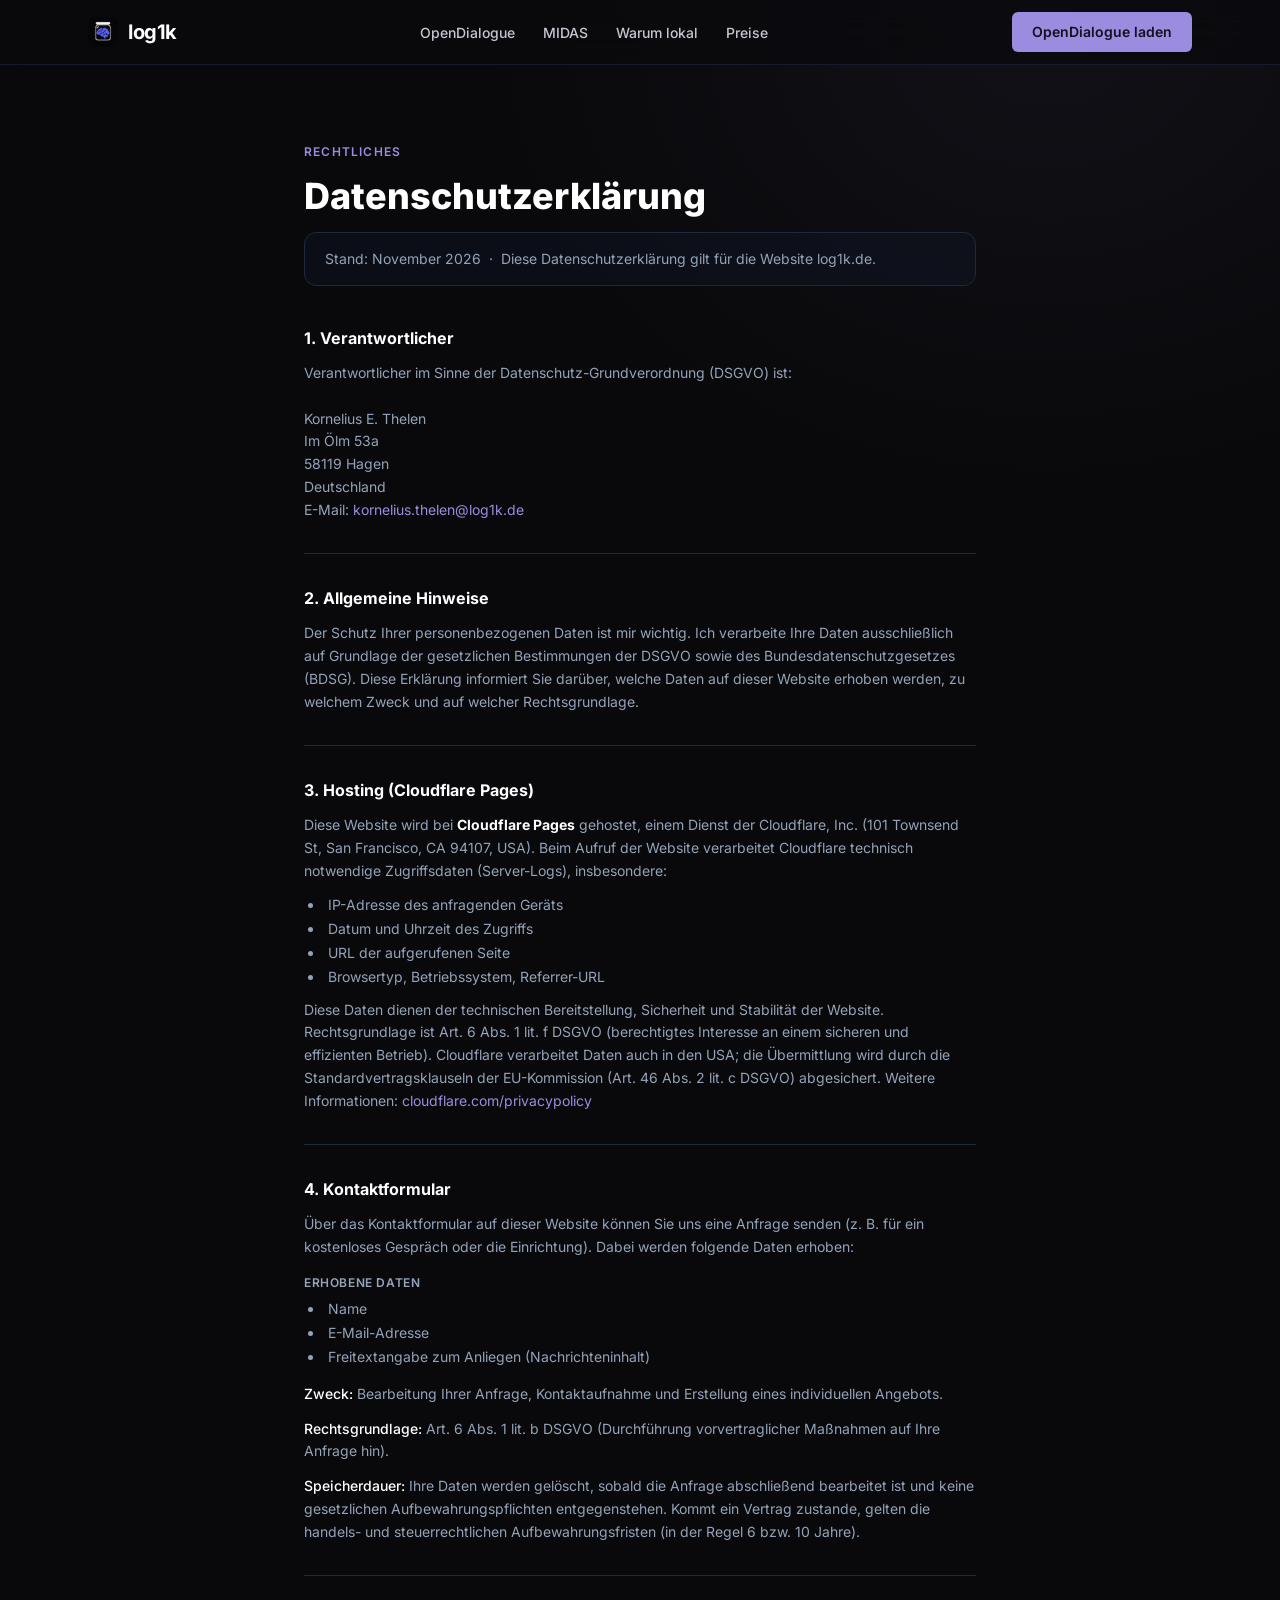
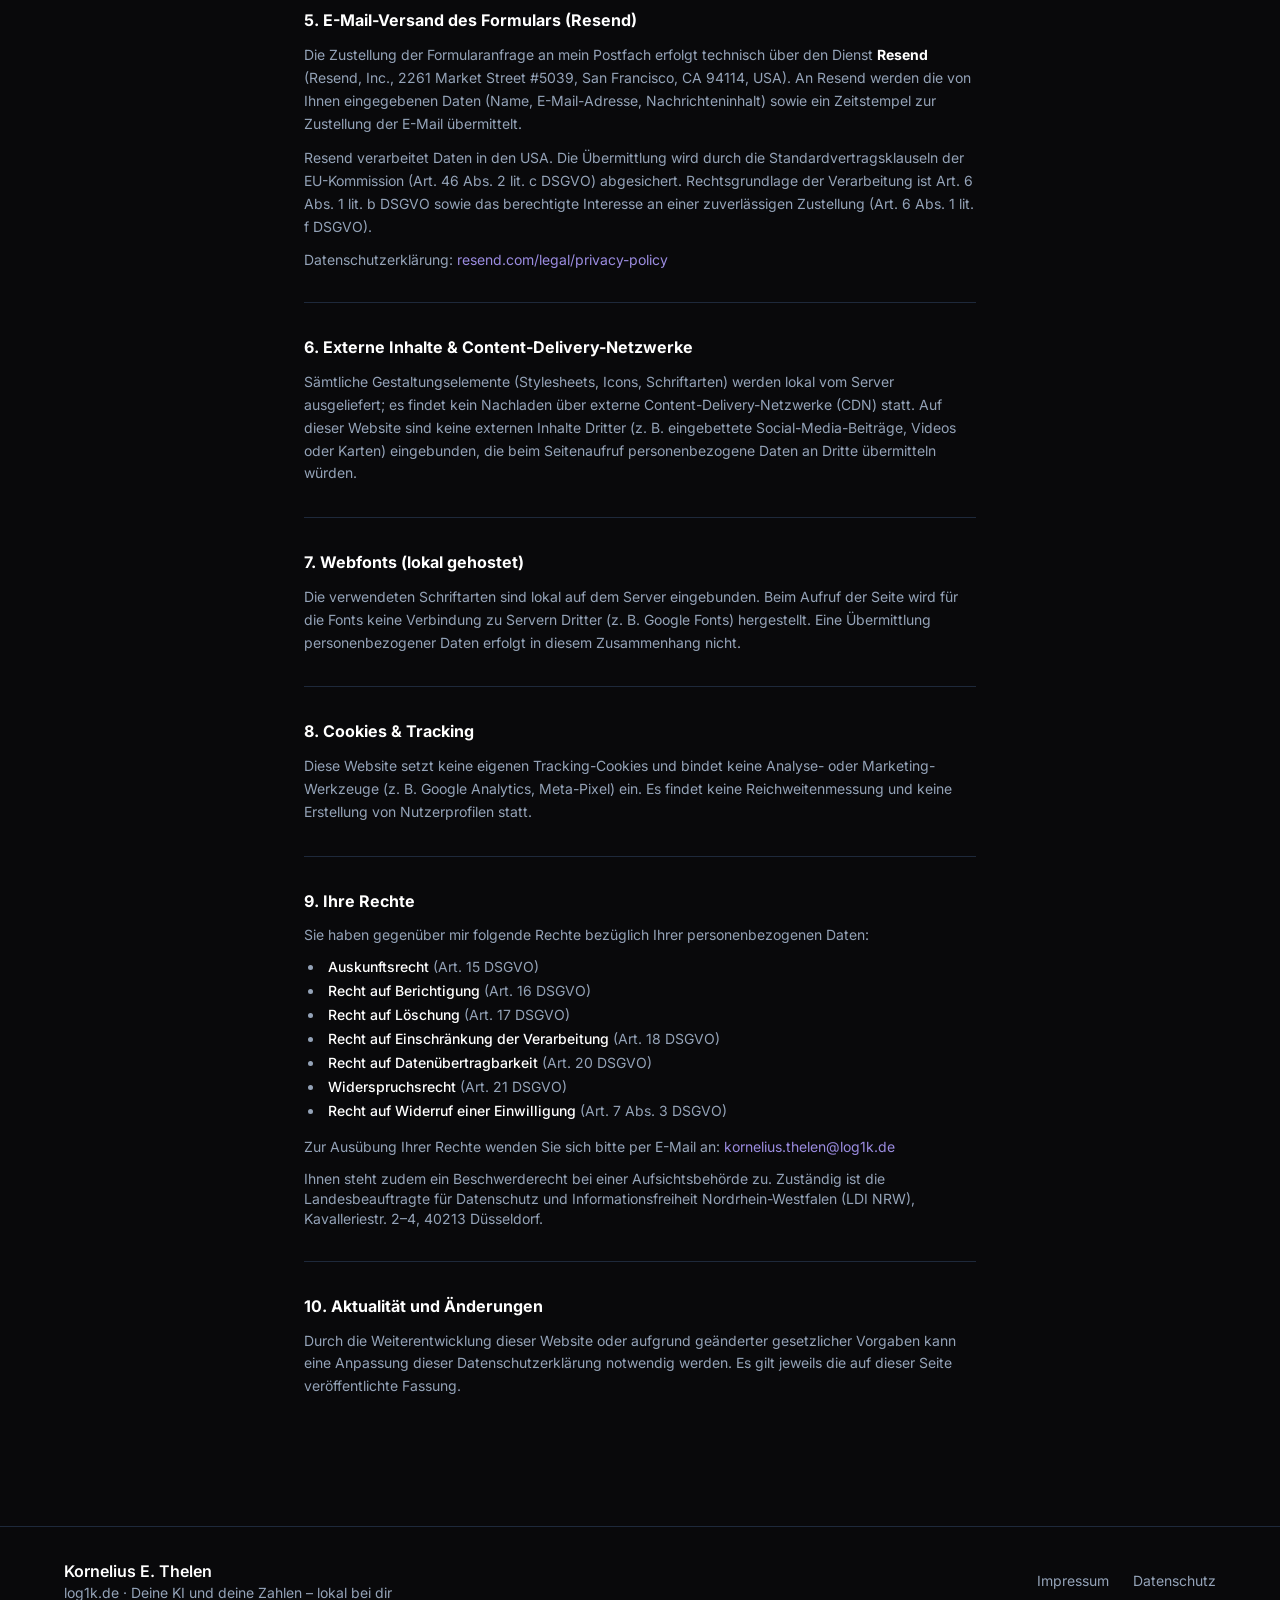
<file: datenschutz.html>
<!DOCTYPE html>
<html lang="de">
<head>
  <meta charset="UTF-8">
  <meta name="viewport" content="width=device-width, initial-scale=1.0">
  <title>Datenschutzerkl&auml;rung – Kornelius E. Thelen</title>
  <meta name="robots" content="noindex, follow">
  <link rel="canonical" href="https://log1k.de/datenschutz">
  <link rel="stylesheet" href="/fonts/fonts.css">
  <link rel="stylesheet" href="/tw.css?v=5">
  <link rel="icon" type="image/webp" href="/assets/images/logo.webp">
  <style>
    :root { --accent:#9b8ce0; --accent-2:#b0a4ee; --accent-ink:#14101f; }
    body {
      font-family: 'Inter', system-ui, sans-serif;
      background-color:#0a0a0d;
      background-image: radial-gradient(60rem 48rem at 82% 4%, rgba(155,140,224,0.06), transparent 60%);
      background-attachment: fixed;
    }
    .nav-blur {
      backdrop-filter: blur(16px) saturate(130%);
      -webkit-backdrop-filter: blur(16px) saturate(130%);
      background: rgba(10, 10, 13, 0.72);
    }
    /* retheme tw.css brand utilities to the calm violet */
    .text-brand { color: var(--accent); }
    .bg-brand { background-color: var(--accent); }
    .hover\:bg-brand-dark:hover { background-color: var(--accent-2); }
    .cta { background: var(--accent); color: var(--accent-ink); transition: background-color .2s ease, transform .2s ease; }
    .cta:hover { background: var(--accent-2); transform: translateY(-1px); }
    .nav-links { display: none; align-items: center; gap: 1.75rem; }
    .nav-links a { color:#c6c6d0; font-size:.875rem; font-weight:500; transition: color .2s ease; }
    .nav-links a:hover { color:#fff; }
    @media (min-width: 768px) { .nav-links { display: flex; } }
  </style>
</head>
<body class="bg-zinc-950 text-white antialiased">

  <!-- NAV -->
  <header class="fixed top-0 left-0 right-0 z-50 nav-blur border-b border-slate-800/60">
    <div class="max-w-6xl mx-auto px-6 h-16 flex items-center justify-between">
      <a href="/" class="flex items-center gap-2.5 hover:opacity-80 transition-opacity">
        <img src="/assets/images/logo.webp" alt="log1k" width="30" height="30" class="rounded-lg" style="display:block">
        <span class="text-white font-bold text-xl tracking-tight">log1k</span>
      </a>
      <nav class="nav-links">
        <a href="/#opendialogue">OpenDialogue</a>
        <a href="/#midas">MIDAS</a>
        <a href="/#onprem">Warum lokal</a>
        <a href="/#preise">Preise</a>
      </nav>
      <a href="https://download.log1k.de/opendialogue/OpenDialogue-Setup.exe" class="cta text-sm font-semibold px-5 py-2.5 rounded-md">
        OpenDialogue laden
      </a>
    </div>
  </header>

  <!-- CONTENT -->
  <main class="pt-36 pb-24 px-6 min-h-screen">
    <div class="max-w-2xl mx-auto">

      <p class="text-brand text-xs font-semibold tracking-widest uppercase mb-4">Rechtliches</p>
      <h1 class="text-4xl font-extrabold mb-4">Datenschutzerkl&auml;rung</h1>
      <div class="bg-slate-900/40 border border-slate-800 rounded-xl px-5 py-4 mb-10">
        <p class="text-slate-400 text-sm">Stand: November 2026 &nbsp;&middot;&nbsp; Diese Datenschutzerkl&auml;rung gilt f&uuml;r die Website log1k.de.</p>
      </div>

      <!-- 1 -->
      <section class="mb-8">
        <h2 class="text-white font-bold text-base mb-3">1. Verantwortlicher</h2>
        <p class="text-slate-400 leading-relaxed text-sm">
          Verantwortlicher im Sinne der Datenschutz-Grundverordnung (DSGVO) ist:<br><br>
          Kornelius E. Thelen<br>
          Im &Ouml;lm 53a<br>
          58119 Hagen<br>
          Deutschland<br>
          E-Mail: <a href="mailto:kornelius.thelen@log1k.de" class="text-brand hover:underline">kornelius.thelen@log1k.de</a>
        </p>
      </section>

      <hr class="border-slate-800 my-8">

      <!-- 2 -->
      <section class="mb-8">
        <h2 class="text-white font-bold text-base mb-3">2. Allgemeine Hinweise</h2>
        <p class="text-slate-400 leading-relaxed text-sm">
          Der Schutz Ihrer personenbezogenen Daten ist mir wichtig. Ich verarbeite Ihre Daten ausschlie&szlig;lich auf Grundlage der gesetzlichen Bestimmungen der DSGVO sowie des Bundesdatenschutzgesetzes (BDSG). Diese Erkl&auml;rung informiert Sie dar&uuml;ber, welche Daten auf dieser Website erhoben werden, zu welchem Zweck und auf welcher Rechtsgrundlage.
        </p>
      </section>

      <hr class="border-slate-800 my-8">

      <!-- 3 -->
      <section class="mb-8">
        <h2 class="text-white font-bold text-base mb-3">3. Hosting (Cloudflare Pages)</h2>
        <p class="text-slate-400 leading-relaxed text-sm mb-3">
          Diese Website wird bei <strong class="text-white">Cloudflare Pages</strong> gehostet, einem Dienst der Cloudflare, Inc. (101 Townsend St, San Francisco, CA 94107, USA). Beim Aufruf der Website verarbeitet Cloudflare technisch notwendige Zugriffsdaten (Server-Logs), insbesondere:
        </p>
        <ul class="list-disc list-inside text-slate-400 text-sm space-y-1 mb-3 pl-1">
          <li>IP-Adresse des anfragenden Ger&auml;ts</li>
          <li>Datum und Uhrzeit des Zugriffs</li>
          <li>URL der aufgerufenen Seite</li>
          <li>Browsertyp, Betriebssystem, Referrer-URL</li>
        </ul>
        <p class="text-slate-400 leading-relaxed text-sm">
          Diese Daten dienen der technischen Bereitstellung, Sicherheit und Stabilit&auml;t der Website. Rechtsgrundlage ist Art. 6 Abs. 1 lit. f DSGVO (berechtigtes Interesse an einem sicheren und effizienten Betrieb). Cloudflare verarbeitet Daten auch in den USA; die &Uuml;bermittlung wird durch die Standardvertragsklauseln der EU-Kommission (Art. 46 Abs. 2 lit. c DSGVO) abgesichert. Weitere Informationen: <a href="https://www.cloudflare.com/privacypolicy/" target="_blank" rel="noopener noreferrer" class="text-brand hover:underline">cloudflare.com/privacypolicy</a>
        </p>
      </section>

      <hr class="border-slate-800 my-8">

      <!-- 4 -->
      <section class="mb-8">
        <h2 class="text-white font-bold text-base mb-3">4. Kontaktformular</h2>
        <p class="text-slate-400 leading-relaxed text-sm mb-4">
          &Uuml;ber das Kontaktformular auf dieser Website k&ouml;nnen Sie uns eine Anfrage senden (z.&nbsp;B. f&uuml;r ein kostenloses Gespr&auml;ch oder die Einrichtung). Dabei werden folgende Daten erhoben:
        </p>
        <p class="text-slate-400 text-xs font-semibold uppercase tracking-wider mb-2">Erhobene Daten</p>
        <ul class="list-disc list-inside text-slate-400 text-sm space-y-1 mb-4 pl-1">
          <li>Name</li>
          <li>E-Mail-Adresse</li>
          <li>Freitextangabe zum Anliegen (Nachrichteninhalt)</li>
        </ul>
        <p class="text-slate-400 leading-relaxed text-sm mb-3">
          <span class="text-white font-medium">Zweck:</span> Bearbeitung Ihrer Anfrage, Kontaktaufnahme und Erstellung eines individuellen Angebots.
        </p>
        <p class="text-slate-400 leading-relaxed text-sm mb-3">
          <span class="text-white font-medium">Rechtsgrundlage:</span> Art. 6 Abs. 1 lit. b DSGVO (Durchf&uuml;hrung vorvertraglicher Ma&szlig;nahmen auf Ihre Anfrage hin).
        </p>
        <p class="text-slate-400 leading-relaxed text-sm">
          <span class="text-white font-medium">Speicherdauer:</span> Ihre Daten werden gel&ouml;scht, sobald die Anfrage abschlie&szlig;end bearbeitet ist und keine gesetzlichen Aufbewahrungspflichten entgegenstehen. Kommt ein Vertrag zustande, gelten die handels- und steuerrechtlichen Aufbewahrungsfristen (in der Regel 6 bzw. 10 Jahre).
        </p>
      </section>

      <hr class="border-slate-800 my-8">

      <!-- 5 -->
      <section class="mb-8">
        <h2 class="text-white font-bold text-base mb-3">5. E-Mail-Versand des Formulars (Resend)</h2>
        <p class="text-slate-400 leading-relaxed text-sm mb-3">
          Die Zustellung der Formularanfrage an mein Postfach erfolgt technisch &uuml;ber den Dienst <strong class="text-white">Resend</strong> (Resend, Inc., 2261 Market Street #5039, San Francisco, CA 94114, USA). An Resend werden die von Ihnen eingegebenen Daten (Name, E-Mail-Adresse, Nachrichteninhalt) sowie ein Zeitstempel zur Zustellung der E-Mail &uuml;bermittelt.
        </p>
        <p class="text-slate-400 leading-relaxed text-sm mb-3">
          Resend verarbeitet Daten in den USA. Die &Uuml;bermittlung wird durch die Standardvertragsklauseln der EU-Kommission (Art. 46 Abs. 2 lit. c DSGVO) abgesichert. Rechtsgrundlage der Verarbeitung ist Art. 6 Abs. 1 lit. b DSGVO sowie das berechtigte Interesse an einer zuverl&auml;ssigen Zustellung (Art. 6 Abs. 1 lit. f DSGVO).
        </p>
        <p class="text-slate-400 text-sm">
          Datenschutzerkl&auml;rung: <a href="https://resend.com/legal/privacy-policy" target="_blank" rel="noopener noreferrer" class="text-brand hover:underline">resend.com/legal/privacy-policy</a>
        </p>
      </section>

      <hr class="border-slate-800 my-8">

      <!-- 6 -->
      <section class="mb-8">
        <h2 class="text-white font-bold text-base mb-3">6. Externe Inhalte &amp; Content-Delivery-Netzwerke</h2>
        <p class="text-slate-400 leading-relaxed text-sm">
          S&auml;mtliche Gestaltungselemente (Stylesheets, Icons, Schriftarten) werden lokal vom Server ausgeliefert; es findet kein Nachladen &uuml;ber externe Content-Delivery-Netzwerke (CDN) statt. Auf dieser Website sind keine externen Inhalte Dritter (z.&nbsp;B. eingebettete Social-Media-Beitr&auml;ge, Videos oder Karten) eingebunden, die beim Seitenaufruf personenbezogene Daten an Dritte &uuml;bermitteln w&uuml;rden.
        </p>
      </section>

      <hr class="border-slate-800 my-8">

      <!-- 7 -->
      <section class="mb-8">
        <h2 class="text-white font-bold text-base mb-3">7. Webfonts (lokal gehostet)</h2>
        <p class="text-slate-400 leading-relaxed text-sm">
          Die verwendeten Schriftarten sind lokal auf dem Server eingebunden. Beim Aufruf der Seite wird f&uuml;r die Fonts keine Verbindung zu Servern Dritter (z.&nbsp;B. Google Fonts) hergestellt. Eine &Uuml;bermittlung personenbezogener Daten erfolgt in diesem Zusammenhang nicht.
        </p>
      </section>

      <hr class="border-slate-800 my-8">

      <!-- 8 -->
      <section class="mb-8">
        <h2 class="text-white font-bold text-base mb-3">8. Cookies &amp; Tracking</h2>
        <p class="text-slate-400 leading-relaxed text-sm">
          Diese Website setzt keine eigenen Tracking-Cookies und bindet keine Analyse- oder Marketing-Werkzeuge (z.&nbsp;B. Google Analytics, Meta-Pixel) ein. Es findet keine Reichweitenmessung und keine Erstellung von Nutzerprofilen statt.
        </p>
      </section>

      <hr class="border-slate-800 my-8">

      <!-- 9 -->
      <section class="mb-8">
        <h2 class="text-white font-bold text-base mb-3">9. Ihre Rechte</h2>
        <p class="text-slate-400 text-sm mb-3">Sie haben gegen&uuml;ber mir folgende Rechte bez&uuml;glich Ihrer personenbezogenen Daten:</p>
        <ul class="list-disc list-inside text-slate-400 text-sm space-y-1 mb-4 pl-1">
          <li><span class="text-white font-medium">Auskunftsrecht</span> (Art. 15 DSGVO)</li>
          <li><span class="text-white font-medium">Recht auf Berichtigung</span> (Art. 16 DSGVO)</li>
          <li><span class="text-white font-medium">Recht auf L&ouml;schung</span> (Art. 17 DSGVO)</li>
          <li><span class="text-white font-medium">Recht auf Einschr&auml;nkung der Verarbeitung</span> (Art. 18 DSGVO)</li>
          <li><span class="text-white font-medium">Recht auf Daten&uuml;bertragbarkeit</span> (Art. 20 DSGVO)</li>
          <li><span class="text-white font-medium">Widerspruchsrecht</span> (Art. 21 DSGVO)</li>
          <li><span class="text-white font-medium">Recht auf Widerruf einer Einwilligung</span> (Art. 7 Abs. 3 DSGVO)</li>
        </ul>
        <p class="text-slate-400 text-sm mb-3">
          Zur Aus&uuml;bung Ihrer Rechte wenden Sie sich bitte per E-Mail an: <a href="mailto:kornelius.thelen@log1k.de" class="text-brand hover:underline">kornelius.thelen@log1k.de</a>
        </p>
        <p class="text-slate-400 text-sm">
          Ihnen steht zudem ein Beschwerderecht bei einer Aufsichtsbeh&ouml;rde zu. Zust&auml;ndig ist die Landesbeauftragte f&uuml;r Datenschutz und Informationsfreiheit Nordrhein-Westfalen (LDI NRW), Kavalleriestr. 2&ndash;4, 40213 D&uuml;sseldorf.
        </p>
      </section>

      <hr class="border-slate-800 my-8">

      <!-- 10 -->
      <section class="mb-8">
        <h2 class="text-white font-bold text-base mb-3">10. Aktualit&auml;t und &Auml;nderungen</h2>
        <p class="text-slate-400 leading-relaxed text-sm">
          Durch die Weiterentwicklung dieser Website oder aufgrund ge&auml;nderter gesetzlicher Vorgaben kann eine Anpassung dieser Datenschutzerkl&auml;rung notwendig werden. Es gilt jeweils die auf dieser Seite ver&ouml;ffentlichte Fassung.
        </p>
      </section>

    </div>
  </main>

  <!-- FOOTER -->
  <footer class="border-t border-slate-800 px-6 py-8">
    <div class="max-w-6xl mx-auto flex flex-col sm:flex-row items-center justify-between gap-4">
      <div>
        <p class="text-white font-semibold">Kornelius E. Thelen</p>
        <p class="text-slate-400 text-sm">log1k.de &middot; Deine KI und deine Zahlen &ndash; lokal bei dir</p>
      </div>
      <div class="flex items-center gap-6">
        <a href="/impressum" class="text-slate-400 hover:text-slate-300 text-sm transition-colors">Impressum</a>
        <a href="/datenschutz" class="text-slate-400 hover:text-slate-300 text-sm transition-colors">Datenschutz</a>
      </div>
    </div>
  </footer>

</body>
</html>
</file>
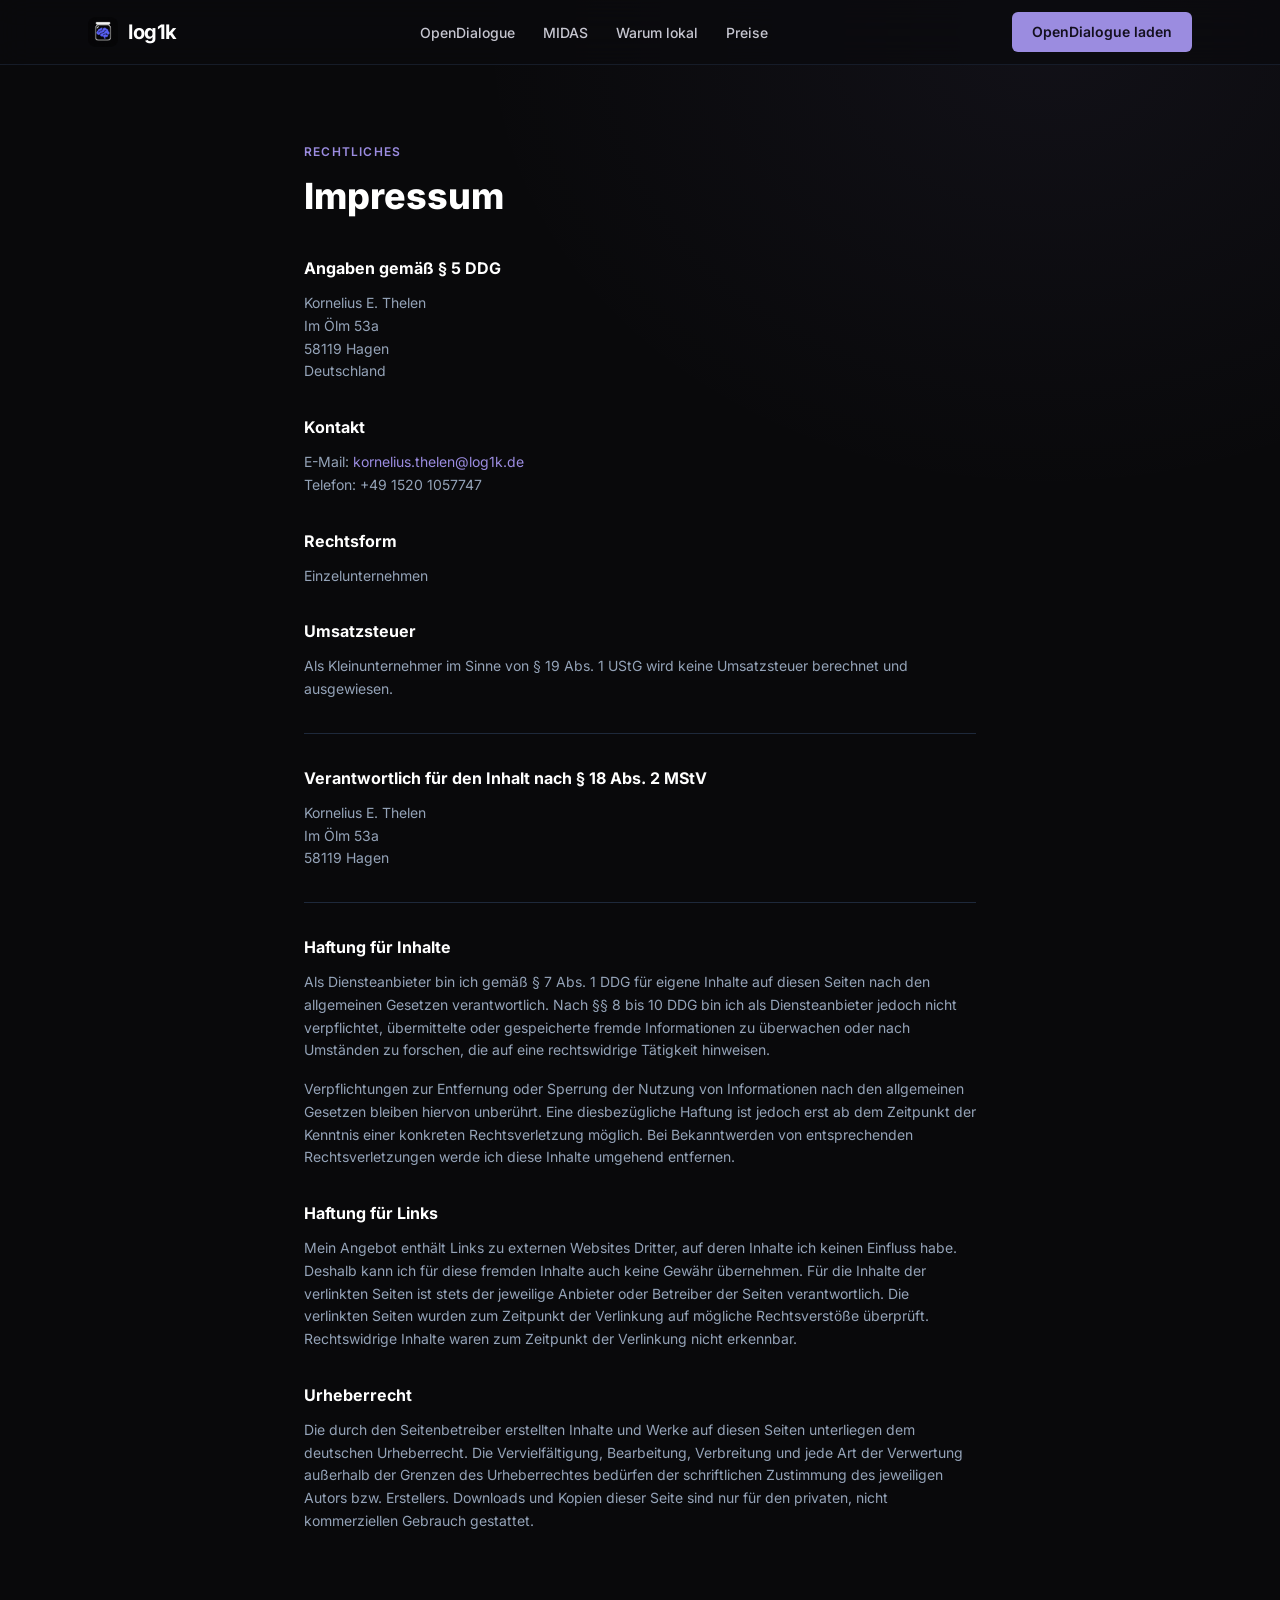
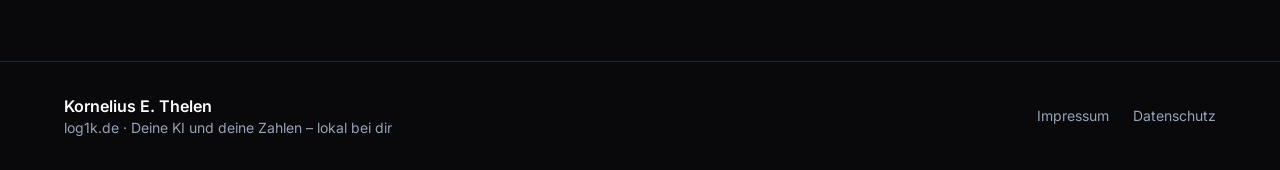
<file: impressum.html>
<!DOCTYPE html>
<html lang="de">
<head>
  <meta charset="UTF-8">
  <meta name="viewport" content="width=device-width, initial-scale=1.0">
  <title>Impressum – Kornelius Thelen</title>
  <meta name="robots" content="noindex, follow">
  <link rel="canonical" href="https://log1k.de/impressum">
  <link rel="stylesheet" href="/fonts/fonts.css">
  <link rel="stylesheet" href="/tw.css?v=5">
  <link rel="icon" type="image/webp" href="/assets/images/logo.webp">
  <style>
    :root { --accent:#9b8ce0; --accent-2:#b0a4ee; --accent-ink:#14101f; }
    body {
      font-family: 'Inter', system-ui, sans-serif;
      background-color:#0a0a0d;
      background-image: radial-gradient(60rem 48rem at 82% 4%, rgba(155,140,224,0.06), transparent 60%);
      background-attachment: fixed;
    }
    .nav-blur {
      backdrop-filter: blur(16px) saturate(130%);
      -webkit-backdrop-filter: blur(16px) saturate(130%);
      background: rgba(10, 10, 13, 0.72);
    }
    /* retheme tw.css brand utilities to the calm violet */
    .text-brand { color: var(--accent); }
    .bg-brand { background-color: var(--accent); }
    .hover\:bg-brand-dark:hover { background-color: var(--accent-2); }
    .cta { background: var(--accent); color: var(--accent-ink); transition: background-color .2s ease, transform .2s ease; }
    .cta:hover { background: var(--accent-2); transform: translateY(-1px); }
    .nav-links { display: none; align-items: center; gap: 1.75rem; }
    .nav-links a { color:#c6c6d0; font-size:.875rem; font-weight:500; transition: color .2s ease; }
    .nav-links a:hover { color:#fff; }
    @media (min-width: 768px) { .nav-links { display: flex; } }
  </style>
</head>
<body class="bg-zinc-950 text-white antialiased">

  <!-- NAV -->
  <header class="fixed top-0 left-0 right-0 z-50 nav-blur border-b border-slate-800/60">
    <div class="max-w-6xl mx-auto px-6 h-16 flex items-center justify-between">
      <a href="/" class="flex items-center gap-2.5 hover:opacity-80 transition-opacity">
        <img src="/assets/images/logo.webp" alt="log1k" width="30" height="30" class="rounded-lg" style="display:block">
        <span class="text-white font-bold text-xl tracking-tight">log1k</span>
      </a>
      <nav class="nav-links">
        <a href="/#opendialogue">OpenDialogue</a>
        <a href="/#midas">MIDAS</a>
        <a href="/#onprem">Warum lokal</a>
        <a href="/#preise">Preise</a>
      </nav>
      <a href="https://download.log1k.de/opendialogue/OpenDialogue-Setup.exe" class="cta text-sm font-semibold px-5 py-2.5 rounded-md">
        OpenDialogue laden
      </a>
    </div>
  </header>

  <!-- CONTENT -->
  <main class="pt-36 pb-24 px-6 min-h-screen">
    <div class="max-w-2xl mx-auto">

      <p class="text-brand text-xs font-semibold tracking-widest uppercase mb-4">Rechtliches</p>
      <h1 class="text-4xl font-extrabold mb-10">Impressum</h1>

      <section class="mb-8">
        <h2 class="text-white font-bold text-base mb-3">Angaben gem&auml;&szlig; &sect; 5 DDG</h2>
        <p class="text-slate-400 leading-relaxed text-sm">
          Kornelius E. Thelen<br>
          Im &Ouml;lm 53a<br>
          58119 Hagen<br>
          Deutschland
        </p>
      </section>

      <section class="mb-8">
        <h2 class="text-white font-bold text-base mb-3">Kontakt</h2>
        <p class="text-slate-400 leading-relaxed text-sm">
          E-Mail: <a href="mailto:kornelius.thelen@log1k.de" class="text-brand hover:underline">kornelius.thelen@log1k.de</a><br>
          Telefon: +49 1520 1057747
        </p>
      </section>

      <section class="mb-8">
        <h2 class="text-white font-bold text-base mb-3">Rechtsform</h2>
        <p class="text-slate-400 leading-relaxed text-sm">
          Einzelunternehmen
        </p>
      </section>

      <section class="mb-8">
        <h2 class="text-white font-bold text-base mb-3">Umsatzsteuer</h2>
        <p class="text-slate-400 leading-relaxed text-sm">
          Als Kleinunternehmer im Sinne von &sect; 19 Abs. 1 UStG wird keine Umsatzsteuer berechnet und ausgewiesen.
        </p>
      </section>

      <hr class="border-slate-800 my-8">

      <section class="mb-8">
        <h2 class="text-white font-bold text-base mb-3">Verantwortlich f&uuml;r den Inhalt nach &sect; 18 Abs. 2 MStV</h2>
        <p class="text-slate-400 leading-relaxed text-sm">
          Kornelius E. Thelen<br>
          Im &Ouml;lm 53a<br>
          58119 Hagen
        </p>
      </section>

      <hr class="border-slate-800 my-8">

      <section class="mb-8">
        <h2 class="text-white font-bold text-base mb-3">Haftung f&uuml;r Inhalte</h2>
        <p class="text-slate-400 leading-relaxed text-sm mb-4">
          Als Diensteanbieter bin ich gem&auml;&szlig; &sect; 7 Abs. 1 DDG f&uuml;r eigene Inhalte auf diesen Seiten nach den allgemeinen Gesetzen verantwortlich. Nach &sect;&sect; 8 bis 10 DDG bin ich als Diensteanbieter jedoch nicht verpflichtet, &uuml;bermittelte oder gespeicherte fremde Informationen zu &uuml;berwachen oder nach Umst&auml;nden zu forschen, die auf eine rechtswidrige T&auml;tigkeit hinweisen.
        </p>
        <p class="text-slate-400 leading-relaxed text-sm">
          Verpflichtungen zur Entfernung oder Sperrung der Nutzung von Informationen nach den allgemeinen Gesetzen bleiben hiervon unber&uuml;hrt. Eine diesbez&uuml;gliche Haftung ist jedoch erst ab dem Zeitpunkt der Kenntnis einer konkreten Rechtsverletzung m&ouml;glich. Bei Bekanntwerden von entsprechenden Rechtsverletzungen werde ich diese Inhalte umgehend entfernen.
        </p>
      </section>

      <section class="mb-8">
        <h2 class="text-white font-bold text-base mb-3">Haftung f&uuml;r Links</h2>
        <p class="text-slate-400 leading-relaxed text-sm">
          Mein Angebot enth&auml;lt Links zu externen Websites Dritter, auf deren Inhalte ich keinen Einfluss habe. Deshalb kann ich f&uuml;r diese fremden Inhalte auch keine Gew&auml;hr &uuml;bernehmen. F&uuml;r die Inhalte der verlinkten Seiten ist stets der jeweilige Anbieter oder Betreiber der Seiten verantwortlich. Die verlinkten Seiten wurden zum Zeitpunkt der Verlinkung auf m&ouml;gliche Rechtsverst&ouml;&szlig;e &uuml;berpr&uuml;ft. Rechtswidrige Inhalte waren zum Zeitpunkt der Verlinkung nicht erkennbar.
        </p>
      </section>

      <section class="mb-8">
        <h2 class="text-white font-bold text-base mb-3">Urheberrecht</h2>
        <p class="text-slate-400 leading-relaxed text-sm">
          Die durch den Seitenbetreiber erstellten Inhalte und Werke auf diesen Seiten unterliegen dem deutschen Urheberrecht. Die Vervielf&auml;ltigung, Bearbeitung, Verbreitung und jede Art der Verwertung au&szlig;erhalb der Grenzen des Urheberrechtes bed&uuml;rfen der schriftlichen Zustimmung des jeweiligen Autors bzw. Erstellers. Downloads und Kopien dieser Seite sind nur f&uuml;r den privaten, nicht kommerziellen Gebrauch gestattet.
        </p>
      </section>

    </div>
  </main>

  <!-- FOOTER -->
  <footer class="border-t border-slate-800 px-6 py-8">
    <div class="max-w-6xl mx-auto flex flex-col sm:flex-row items-center justify-between gap-4">
      <div>
        <p class="text-white font-semibold">Kornelius E. Thelen</p>
        <p class="text-slate-400 text-sm">log1k.de &middot; Deine KI und deine Zahlen &ndash; lokal bei dir</p>
      </div>
      <div class="flex items-center gap-6">
        <a href="/impressum" class="text-slate-400 hover:text-slate-300 text-sm transition-colors">Impressum</a>
        <a href="/datenschutz" class="text-slate-400 hover:text-slate-300 text-sm transition-colors">Datenschutz</a>
      </div>
    </div>
  </footer>

</body>
</html>
</file>
<file: fonts/fonts.css>
/* Inter */
@font-face { font-family: 'Inter'; font-style: normal; font-weight: 300; font-display: swap; src: url('inter-latin-300-normal.woff2') format('woff2'); unicode-range: U+0000-00FF, U+0131, U+0152-0153, U+02BB-02BC, U+02C6, U+02DA, U+02DC, U+0304, U+0308, U+0329, U+2000-206F, U+20AC, U+2122, U+2191, U+2193, U+2212, U+2215, U+FEFF, U+FFFD; }
@font-face { font-family: 'Inter'; font-style: normal; font-weight: 400; font-display: swap; src: url('inter-latin-400-normal.woff2') format('woff2'); unicode-range: U+0000-00FF, U+0131, U+0152-0153, U+02BB-02BC, U+02C6, U+02DA, U+02DC, U+0304, U+0308, U+0329, U+2000-206F, U+20AC, U+2122, U+2191, U+2193, U+2212, U+2215, U+FEFF, U+FFFD; }
@font-face { font-family: 'Inter'; font-style: normal; font-weight: 500; font-display: swap; src: url('inter-latin-500-normal.woff2') format('woff2'); unicode-range: U+0000-00FF, U+0131, U+0152-0153, U+02BB-02BC, U+02C6, U+02DA, U+02DC, U+0304, U+0308, U+0329, U+2000-206F, U+20AC, U+2122, U+2191, U+2193, U+2212, U+2215, U+FEFF, U+FFFD; }
@font-face { font-family: 'Inter'; font-style: normal; font-weight: 600; font-display: swap; src: url('inter-latin-600-normal.woff2') format('woff2'); unicode-range: U+0000-00FF, U+0131, U+0152-0153, U+02BB-02BC, U+02C6, U+02DA, U+02DC, U+0304, U+0308, U+0329, U+2000-206F, U+20AC, U+2122, U+2191, U+2193, U+2212, U+2215, U+FEFF, U+FFFD; }
@font-face { font-family: 'Inter'; font-style: normal; font-weight: 700; font-display: swap; src: url('inter-latin-700-normal.woff2') format('woff2'); unicode-range: U+0000-00FF, U+0131, U+0152-0153, U+02BB-02BC, U+02C6, U+02DA, U+02DC, U+0304, U+0308, U+0329, U+2000-206F, U+20AC, U+2122, U+2191, U+2193, U+2212, U+2215, U+FEFF, U+FFFD; }
@font-face { font-family: 'Inter'; font-style: normal; font-weight: 800; font-display: swap; src: url('inter-latin-800-normal.woff2') format('woff2'); unicode-range: U+0000-00FF, U+0131, U+0152-0153, U+02BB-02BC, U+02C6, U+02DA, U+02DC, U+0304, U+0308, U+0329, U+2000-206F, U+20AC, U+2122, U+2191, U+2193, U+2212, U+2215, U+FEFF, U+FFFD; }
@font-face { font-family: 'Inter'; font-style: normal; font-weight: 900; font-display: swap; src: url('inter-latin-900-normal.woff2') format('woff2'); unicode-range: U+0000-00FF, U+0131, U+0152-0153, U+02BB-02BC, U+02C6, U+02DA, U+02DC, U+0304, U+0308, U+0329, U+2000-206F, U+20AC, U+2122, U+2191, U+2193, U+2212, U+2215, U+FEFF, U+FFFD; }

/* JetBrains Mono */
@font-face { font-family: 'JetBrains Mono'; font-style: normal; font-weight: 400; font-display: swap; src: url('jetbrains-mono-latin-400-normal.woff2') format('woff2'); unicode-range: U+0000-00FF, U+0131, U+0152-0153, U+02BB-02BC, U+02C6, U+02DA, U+02DC, U+0304, U+0308, U+0329, U+2000-206F, U+20AC, U+2122, U+2191, U+2193, U+2212, U+2215, U+FEFF, U+FFFD; }
@font-face { font-family: 'JetBrains Mono'; font-style: normal; font-weight: 500; font-display: swap; src: url('jetbrains-mono-latin-500-normal.woff2') format('woff2'); unicode-range: U+0000-00FF, U+0131, U+0152-0153, U+02BB-02BC, U+02C6, U+02DA, U+02DC, U+0304, U+0308, U+0329, U+2000-206F, U+20AC, U+2122, U+2191, U+2193, U+2212, U+2215, U+FEFF, U+FFFD; }
</file>
<file: tw.css>
*,:after,:before{--tw-border-spacing-x:0;--tw-border-spacing-y:0;--tw-translate-x:0;--tw-translate-y:0;--tw-rotate:0;--tw-skew-x:0;--tw-skew-y:0;--tw-scale-x:1;--tw-scale-y:1;--tw-pan-x: ;--tw-pan-y: ;--tw-pinch-zoom: ;--tw-scroll-snap-strictness:proximity;--tw-gradient-from-position: ;--tw-gradient-via-position: ;--tw-gradient-to-position: ;--tw-ordinal: ;--tw-slashed-zero: ;--tw-numeric-figure: ;--tw-numeric-spacing: ;--tw-numeric-fraction: ;--tw-ring-inset: ;--tw-ring-offset-width:0px;--tw-ring-offset-color:#fff;--tw-ring-color:rgba(59,130,246,.5);--tw-ring-offset-shadow:0 0 #0000;--tw-ring-shadow:0 0 #0000;--tw-shadow:0 0 #0000;--tw-shadow-colored:0 0 #0000;--tw-blur: ;--tw-brightness: ;--tw-contrast: ;--tw-grayscale: ;--tw-hue-rotate: ;--tw-invert: ;--tw-saturate: ;--tw-sepia: ;--tw-drop-shadow: ;--tw-backdrop-blur: ;--tw-backdrop-brightness: ;--tw-backdrop-contrast: ;--tw-backdrop-grayscale: ;--tw-backdrop-hue-rotate: ;--tw-backdrop-invert: ;--tw-backdrop-opacity: ;--tw-backdrop-saturate: ;--tw-backdrop-sepia: ;--tw-contain-size: ;--tw-contain-layout: ;--tw-contain-paint: ;--tw-contain-style: }::backdrop{--tw-border-spacing-x:0;--tw-border-spacing-y:0;--tw-translate-x:0;--tw-translate-y:0;--tw-rotate:0;--tw-skew-x:0;--tw-skew-y:0;--tw-scale-x:1;--tw-scale-y:1;--tw-pan-x: ;--tw-pan-y: ;--tw-pinch-zoom: ;--tw-scroll-snap-strictness:proximity;--tw-gradient-from-position: ;--tw-gradient-via-position: ;--tw-gradient-to-position: ;--tw-ordinal: ;--tw-slashed-zero: ;--tw-numeric-figure: ;--tw-numeric-spacing: ;--tw-numeric-fraction: ;--tw-ring-inset: ;--tw-ring-offset-width:0px;--tw-ring-offset-color:#fff;--tw-ring-color:rgba(59,130,246,.5);--tw-ring-offset-shadow:0 0 #0000;--tw-ring-shadow:0 0 #0000;--tw-shadow:0 0 #0000;--tw-shadow-colored:0 0 #0000;--tw-blur: ;--tw-brightness: ;--tw-contrast: ;--tw-grayscale: ;--tw-hue-rotate: ;--tw-invert: ;--tw-saturate: ;--tw-sepia: ;--tw-drop-shadow: ;--tw-backdrop-blur: ;--tw-backdrop-brightness: ;--tw-backdrop-contrast: ;--tw-backdrop-grayscale: ;--tw-backdrop-hue-rotate: ;--tw-backdrop-invert: ;--tw-backdrop-opacity: ;--tw-backdrop-saturate: ;--tw-backdrop-sepia: ;--tw-contain-size: ;--tw-contain-layout: ;--tw-contain-paint: ;--tw-contain-style: }/*! tailwindcss v3.4.19 | MIT License | https://tailwindcss.com*/*,:after,:before{box-sizing:border-box;border:0 solid #e5e7eb}:after,:before{--tw-content:""}:host,html{line-height:1.5;-webkit-text-size-adjust:100%;-moz-tab-size:4;-o-tab-size:4;tab-size:4;font-family:Inter,system-ui,sans-serif;font-feature-settings:normal;font-variation-settings:normal;-webkit-tap-highlight-color:transparent}body{margin:0;line-height:inherit}hr{height:0;color:inherit;border-top-width:1px}abbr:where([title]){-webkit-text-decoration:underline dotted;text-decoration:underline dotted}h1,h2,h3,h4,h5,h6{font-size:inherit;font-weight:inherit}a{color:inherit;text-decoration:inherit}b,strong{font-weight:bolder}code,kbd,pre,samp{font-family:ui-monospace,SFMono-Regular,Menlo,Monaco,Consolas,Liberation Mono,Courier New,monospace;font-feature-settings:normal;font-variation-settings:normal;font-size:1em}small{font-size:80%}sub,sup{font-size:75%;line-height:0;position:relative;vertical-align:baseline}sub{bottom:-.25em}sup{top:-.5em}table{text-indent:0;border-color:inherit;border-collapse:collapse}button,input,optgroup,select,textarea{font-family:inherit;font-feature-settings:inherit;font-variation-settings:inherit;font-size:100%;font-weight:inherit;line-height:inherit;letter-spacing:inherit;color:inherit;margin:0;padding:0}button,select{text-transform:none}button,input:where([type=button]),input:where([type=reset]),input:where([type=submit]){-webkit-appearance:button;background-color:transparent;background-image:none}:-moz-focusring{outline:auto}:-moz-ui-invalid{box-shadow:none}progress{vertical-align:baseline}::-webkit-inner-spin-button,::-webkit-outer-spin-button{height:auto}[type=search]{-webkit-appearance:textfield;outline-offset:-2px}::-webkit-search-decoration{-webkit-appearance:none}::-webkit-file-upload-button{-webkit-appearance:button;font:inherit}summary{display:list-item}blockquote,dd,dl,figure,h1,h2,h3,h4,h5,h6,hr,p,pre{margin:0}fieldset{margin:0}fieldset,legend{padding:0}menu,ol,ul{list-style:none;margin:0;padding:0}dialog{padding:0}textarea{resize:vertical}input::-moz-placeholder,textarea::-moz-placeholder{opacity:1;color:#9ca3af}input::placeholder,textarea::placeholder{opacity:1;color:#9ca3af}[role=button],button{cursor:pointer}:disabled{cursor:default}audio,canvas,embed,iframe,img,object,svg,video{display:block;vertical-align:middle}img,video{max-width:100%;height:auto}[hidden]:where(:not([hidden=until-found])){display:none}.fixed{position:fixed}.absolute{position:absolute}.relative{position:relative}.-top-3\.5{top:-.875rem}.left-0{left:0}.left-1\/2{left:50%}.right-0{right:0}.top-0{top:0}.z-50{z-index:50}.mx-auto{margin-left:auto;margin-right:auto}.my-8{margin-top:2rem;margin-bottom:2rem}.mb-1{margin-bottom:.25rem}.mb-1\.5{margin-bottom:.375rem}.mb-10{margin-bottom:2.5rem}.mb-12{margin-bottom:3rem}.mb-14{margin-bottom:3.5rem}.mb-2{margin-bottom:.5rem}.mb-3{margin-bottom:.75rem}.mb-4{margin-bottom:1rem}.mb-6{margin-bottom:1.5rem}.mb-8{margin-bottom:2rem}.ml-2{margin-left:.5rem}.mt-0\.5{margin-top:.125rem}.mt-1{margin-top:.25rem}.mt-2{margin-top:.5rem}.mt-3{margin-top:.75rem}.mt-4{margin-top:1rem}.mt-6{margin-top:1.5rem}.mt-8{margin-top:2rem}.block{display:block}.flex{display:flex}.inline-flex{display:inline-flex}.grid{display:grid}.hidden{display:none}.h-11{height:2.75rem}.h-12{height:3rem}.h-16{height:4rem}.h-3\.5{height:.875rem}.h-4{height:1rem}.h-5{height:1.25rem}.h-6{height:1.5rem}.h-8{height:2rem}.h-auto{height:auto}.min-h-screen{min-height:100vh}.w-11{width:2.75rem}.w-12{width:3rem}.w-3\.5{width:.875rem}.w-4{width:1rem}.w-5{width:1.25rem}.w-6{width:1.5rem}.w-8{width:2rem}.w-full{width:100%}.max-w-2xl{max-width:42rem}.max-w-3xl{max-width:48rem}.max-w-4xl{max-width:56rem}.max-w-5xl{max-width:64rem}.max-w-6xl{max-width:72rem}.max-w-\[65ch\]{max-width:65ch}.flex-1{flex:1 1 0%}.shrink-0{flex-shrink:0}.-translate-x-1\/2{--tw-translate-x:-50%}.-translate-x-1\/2,.transform{transform:translate(var(--tw-translate-x),var(--tw-translate-y)) rotate(var(--tw-rotate)) skewX(var(--tw-skew-x)) skewY(var(--tw-skew-y)) scaleX(var(--tw-scale-x)) scaleY(var(--tw-scale-y))}.resize-none{resize:none}.list-inside{list-style-position:inside}.list-disc{list-style-type:disc}.flex-col{flex-direction:column}.flex-wrap{flex-wrap:wrap}.items-start{align-items:flex-start}.items-center{align-items:center}.justify-center{justify-content:center}.justify-between{justify-content:space-between}.gap-1\.5{gap:.375rem}.gap-2{gap:.5rem}.gap-2\.5{gap:.625rem}.gap-3{gap:.75rem}.gap-4{gap:1rem}.gap-6{gap:1.5rem}.gap-x-6{-moz-column-gap:1.5rem;column-gap:1.5rem}.gap-y-2{row-gap:.5rem}.space-y-1>:not([hidden])~:not([hidden]){--tw-space-y-reverse:0;margin-top:calc(.25rem*(1 - var(--tw-space-y-reverse)));margin-bottom:calc(.25rem*var(--tw-space-y-reverse))}.space-y-3>:not([hidden])~:not([hidden]){--tw-space-y-reverse:0;margin-top:calc(.75rem*(1 - var(--tw-space-y-reverse)));margin-bottom:calc(.75rem*var(--tw-space-y-reverse))}.space-y-4>:not([hidden])~:not([hidden]){--tw-space-y-reverse:0;margin-top:calc(1rem*(1 - var(--tw-space-y-reverse)));margin-bottom:calc(1rem*var(--tw-space-y-reverse))}.divide-y>:not([hidden])~:not([hidden]){--tw-divide-y-reverse:0;border-top-width:calc(1px*(1 - var(--tw-divide-y-reverse)));border-bottom-width:calc(1px*var(--tw-divide-y-reverse))}.divide-slate-800>:not([hidden])~:not([hidden]){--tw-divide-opacity:1;border-color:rgb(30 41 59/var(--tw-divide-opacity,1))}.overflow-hidden{overflow:hidden}.whitespace-nowrap{white-space:nowrap}.text-balance{text-wrap:balance}.rounded-2xl{border-radius:1rem}.rounded-full{border-radius:9999px}.rounded-lg{border-radius:.5rem}.rounded-md{border-radius:.375rem}.rounded-xl{border-radius:.75rem}.border{border-width:1px}.border-b{border-bottom-width:1px}.border-t{border-top-width:1px}.border-brand\/25{border-color:rgba(99,102,241,.25)}.border-brand\/30{border-color:rgba(99,102,241,.3)}.border-slate-700{--tw-border-opacity:1;border-color:rgb(51 65 85/var(--tw-border-opacity,1))}.border-slate-800{--tw-border-opacity:1;border-color:rgb(30 41 59/var(--tw-border-opacity,1))}.border-slate-800\/50{border-color:rgba(30,41,59,.5)}.border-slate-800\/60{border-color:rgba(30,41,59,.6)}.bg-brand{--tw-bg-opacity:1;background-color:rgb(99 102 241/var(--tw-bg-opacity,1))}.bg-brand\/10{background-color:rgba(99,102,241,.1)}.bg-brand\/5{background-color:rgba(99,102,241,.05)}.bg-red-500\/10{background-color:rgba(239,68,68,.1)}.bg-slate-800{--tw-bg-opacity:1;background-color:rgb(30 41 59/var(--tw-bg-opacity,1))}.bg-slate-800\/60{background-color:rgba(30,41,59,.6)}.bg-slate-900\/30{background-color:rgba(15,23,42,.3)}.bg-slate-900\/40{background-color:rgba(15,23,42,.4)}.bg-slate-900\/50{background-color:rgba(15,23,42,.5)}.bg-zinc-950{--tw-bg-opacity:1;background-color:rgb(9 9 11/var(--tw-bg-opacity,1))}.fill-brand{fill:#6366f1}.p-10{padding:2.5rem}.p-7{padding:1.75rem}.p-8{padding:2rem}.px-10{padding-left:2.5rem;padding-right:2.5rem}.px-4{padding-left:1rem;padding-right:1rem}.px-5{padding-left:1.25rem;padding-right:1.25rem}.px-6{padding-left:1.5rem;padding-right:1.5rem}.px-8{padding-left:2rem;padding-right:2rem}.px-9{padding-left:2.25rem;padding-right:2.25rem}.py-1\.5{padding-top:.375rem;padding-bottom:.375rem}.py-10{padding-top:2.5rem;padding-bottom:2.5rem}.py-2\.5{padding-top:.625rem;padding-bottom:.625rem}.py-20{padding-top:5rem;padding-bottom:5rem}.py-3{padding-top:.75rem;padding-bottom:.75rem}.py-3\.5{padding-top:.875rem;padding-bottom:.875rem}.py-4{padding-top:1rem;padding-bottom:1rem}.py-5{padding-top:1.25rem;padding-bottom:1.25rem}.py-6{padding-top:1.5rem;padding-bottom:1.5rem}.py-8{padding-top:2rem;padding-bottom:2rem}.pb-24{padding-bottom:6rem}.pb-6{padding-bottom:1.5rem}.pl-1{padding-left:.25rem}.pr-4{padding-right:1rem}.pt-36{padding-top:9rem}.text-left{text-align:left}.text-center{text-align:center}.text-3xl{font-size:1.875rem;line-height:2.25rem}.text-4xl{font-size:2.25rem;line-height:2.5rem}.text-5xl{font-size:3rem;line-height:1}.text-base{font-size:1rem;line-height:1.5rem}.text-lg{font-size:1.125rem;line-height:1.75rem}.text-sm{font-size:.875rem;line-height:1.25rem}.text-xl{font-size:1.25rem;line-height:1.75rem}.text-xs{font-size:.75rem;line-height:1rem}.font-bold{font-weight:700}.font-extrabold{font-weight:800}.font-medium{font-weight:500}.font-semibold{font-weight:600}.uppercase{text-transform:uppercase}.leading-\[1\.15\]{line-height:1.15}.leading-relaxed{line-height:1.625}.leading-snug{line-height:1.375}.tracking-tight{letter-spacing:-.025em}.tracking-wider{letter-spacing:.05em}.tracking-widest{letter-spacing:.1em}.text-brand{--tw-text-opacity:1;color:rgb(99 102 241/var(--tw-text-opacity,1))}.text-green-400{--tw-text-opacity:1;color:rgb(74 222 128/var(--tw-text-opacity,1))}.text-red-400{--tw-text-opacity:1;color:rgb(248 113 113/var(--tw-text-opacity,1))}.text-slate-300{--tw-text-opacity:1;color:rgb(203 213 225/var(--tw-text-opacity,1))}.text-slate-400{--tw-text-opacity:1;color:rgb(148 163 184/var(--tw-text-opacity,1))}.text-white{--tw-text-opacity:1;color:rgb(255 255 255/var(--tw-text-opacity,1))}.antialiased{-webkit-font-smoothing:antialiased;-moz-osx-font-smoothing:grayscale}.placeholder-slate-500::-moz-placeholder{--tw-placeholder-opacity:1;color:rgb(100 116 139/var(--tw-placeholder-opacity,1))}.placeholder-slate-500::placeholder{--tw-placeholder-opacity:1;color:rgb(100 116 139/var(--tw-placeholder-opacity,1))}.shadow-lg{--tw-shadow:0 10px 15px -3px rgba(0,0,0,.1),0 4px 6px -4px rgba(0,0,0,.1);--tw-shadow-colored:0 10px 15px -3px var(--tw-shadow-color),0 4px 6px -4px var(--tw-shadow-color);box-shadow:var(--tw-ring-offset-shadow,0 0 #0000),var(--tw-ring-shadow,0 0 #0000),var(--tw-shadow)}.shadow-brand\/30{--tw-shadow-color:rgba(99,102,241,.3);--tw-shadow:var(--tw-shadow-colored)}.outline{outline-style:solid}.blur{--tw-blur:blur(8px);filter:var(--tw-blur) var(--tw-brightness) var(--tw-contrast) var(--tw-grayscale) var(--tw-hue-rotate) var(--tw-invert) var(--tw-saturate) var(--tw-sepia) var(--tw-drop-shadow)}.backdrop-filter{-webkit-backdrop-filter:var(--tw-backdrop-blur) var(--tw-backdrop-brightness) var(--tw-backdrop-contrast) var(--tw-backdrop-grayscale) var(--tw-backdrop-hue-rotate) var(--tw-backdrop-invert) var(--tw-backdrop-opacity) var(--tw-backdrop-saturate) var(--tw-backdrop-sepia);backdrop-filter:var(--tw-backdrop-blur) var(--tw-backdrop-brightness) var(--tw-backdrop-contrast) var(--tw-backdrop-grayscale) var(--tw-backdrop-hue-rotate) var(--tw-backdrop-invert) var(--tw-backdrop-opacity) var(--tw-backdrop-saturate) var(--tw-backdrop-sepia)}.transition{transition-property:color,background-color,border-color,text-decoration-color,fill,stroke,opacity,box-shadow,transform,filter,-webkit-backdrop-filter;transition-property:color,background-color,border-color,text-decoration-color,fill,stroke,opacity,box-shadow,transform,filter,backdrop-filter;transition-property:color,background-color,border-color,text-decoration-color,fill,stroke,opacity,box-shadow,transform,filter,backdrop-filter,-webkit-backdrop-filter;transition-timing-function:cubic-bezier(.4,0,.2,1);transition-duration:.15s}.transition-all{transition-property:all;transition-timing-function:cubic-bezier(.4,0,.2,1);transition-duration:.15s}.transition-colors{transition-property:color,background-color,border-color,text-decoration-color,fill,stroke;transition-timing-function:cubic-bezier(.4,0,.2,1);transition-duration:.15s}.transition-opacity{transition-property:opacity;transition-timing-function:cubic-bezier(.4,0,.2,1);transition-duration:.15s}.duration-200{transition-duration:.2s}.duration-300{transition-duration:.3s}.hover\:bg-brand-dark:hover{--tw-bg-opacity:1;background-color:rgb(79 70 229/var(--tw-bg-opacity,1))}.hover\:bg-slate-700:hover{--tw-bg-opacity:1;background-color:rgb(51 65 85/var(--tw-bg-opacity,1))}.hover\:bg-slate-900\/40:hover{background-color:rgba(15,23,42,.4)}.hover\:text-slate-300:hover{--tw-text-opacity:1;color:rgb(203 213 225/var(--tw-text-opacity,1))}.hover\:underline:hover{text-decoration-line:underline}.hover\:opacity-80:hover{opacity:.8}@media (min-width:640px){.sm\:flex-row{flex-direction:row}}@media (min-width:768px){.md\:min-h-\[7rem\]{min-height:7rem}.md\:grid-cols-2{grid-template-columns:repeat(2,minmax(0,1fr))}.md\:grid-cols-3{grid-template-columns:repeat(3,minmax(0,1fr))}.md\:flex-row{flex-direction:row}.md\:items-center{align-items:center}.md\:divide-x>:not([hidden])~:not([hidden]){--tw-divide-x-reverse:0;border-right-width:calc(1px*var(--tw-divide-x-reverse));border-left-width:calc(1px*(1 - var(--tw-divide-x-reverse)))}.md\:divide-y-0>:not([hidden])~:not([hidden]){--tw-divide-y-reverse:0;border-top-width:calc(0px*(1 - var(--tw-divide-y-reverse)));border-bottom-width:calc(0px*var(--tw-divide-y-reverse))}.md\:text-4xl{font-size:2.25rem;line-height:2.5rem}.md\:text-6xl{font-size:3.75rem;line-height:1}.md\:text-xl{font-size:1.25rem;line-height:1.75rem}}@media (min-width:1024px){.lg\:text-7xl{font-size:4.5rem;line-height:1}}
</file>
